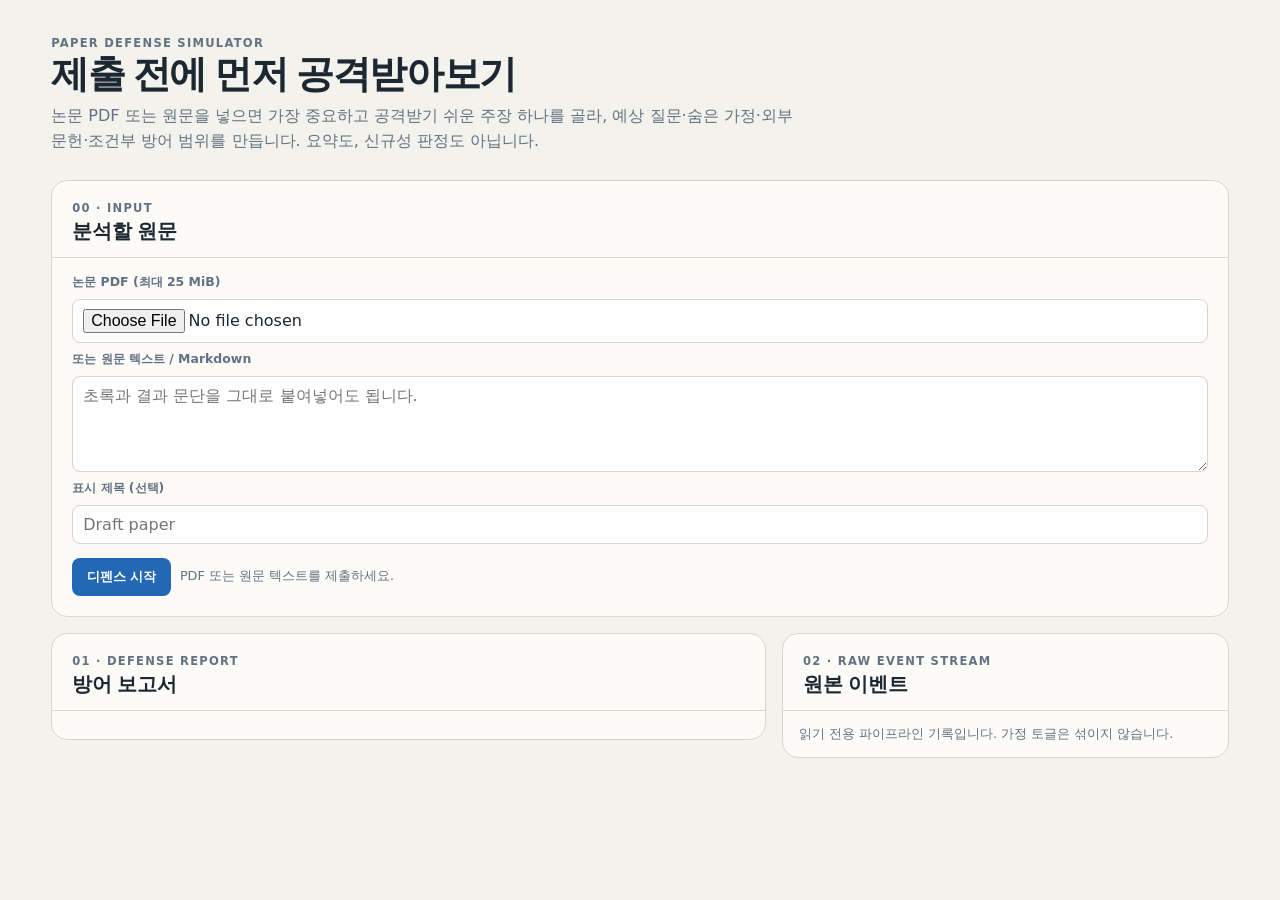
<file: frontend/index.html>
<!doctype html>
<html lang="ko">
  <head>
    <meta charset="utf-8" />
    <meta name="viewport" content="width=device-width, initial-scale=1" />
    <meta name="description" content="제출 전에 논문의 가장 공격받기 쉬운 주장 하나를 골라 방어 범위를 점검한다" />
    <title>Paper Defense Simulator</title>
    <link rel="stylesheet" href="styles.css" />
  </head>
  <body>
    <main class="playground" aria-labelledby="page-title">
      <header class="page-header">
        <p class="eyebrow">PAPER DEFENSE SIMULATOR</p>
        <h1 id="page-title">제출 전에 먼저 공격받아보기</h1>
        <p>
          논문 PDF 또는 원문을 넣으면 가장 중요하고 공격받기 쉬운 주장 하나를 골라,
          예상 질문·숨은 가정·외부 문헌·조건부 방어 범위를 만듭니다.
          요약도, 신규성 판정도 아닙니다.
        </p>
      </header>

      <section class="run-panel" aria-labelledby="run-heading">
        <div class="panel-heading">
          <p class="panel-kicker">00 · INPUT</p>
          <h2 id="run-heading">분석할 원문</h2>
        </div>
        <form id="run-form" class="run-form">
          <label for="pdf-input">논문 PDF (최대 25 MiB)</label>
          <input id="pdf-input" name="pdf" type="file" accept="application/pdf" />

          <label for="text-input">또는 원문 텍스트 / Markdown</label>
          <textarea id="text-input" name="source_text" rows="4"
            placeholder="초록과 결과 문단을 그대로 붙여넣어도 됩니다."></textarea>

          <label for="title-input">표시 제목 (선택)</label>
          <input id="title-input" name="source_title" type="text" placeholder="Draft paper" />

          <div class="run-actions">
            <button id="run-button" type="submit">디펜스 시작</button>
            <span id="run-status" role="status" aria-live="polite"></span>
          </div>
        </form>
      </section>

      <section class="workspace" aria-label="디펜스 작업 영역">
        <section class="panel report-panel" aria-labelledby="report-heading">
          <div class="panel-heading">
            <p class="panel-kicker">01 · DEFENSE REPORT</p>
            <h2 id="report-heading">방어 보고서</h2>
          </div>
          <div id="report" class="report"></div>
        </section>

        <section class="panel events-panel" aria-labelledby="events-heading">
          <div class="panel-heading">
            <p class="panel-kicker">02 · RAW EVENT STREAM</p>
            <h2 id="events-heading">원본 이벤트</h2>
          </div>
          <p class="stream-note">읽기 전용 파이프라인 기록입니다. 가정 토글은 섞이지 않습니다.</p>
          <ol id="event-stream" class="event-stream" aria-label="시간순 raw 이벤트"></ol>
          <div id="audit" class="audit-slot"></div>
        </section>
      </section>
    </main>

    <script src="report.js"></script>
    <script src="app.js"></script>
  </body>
</html>
</file>
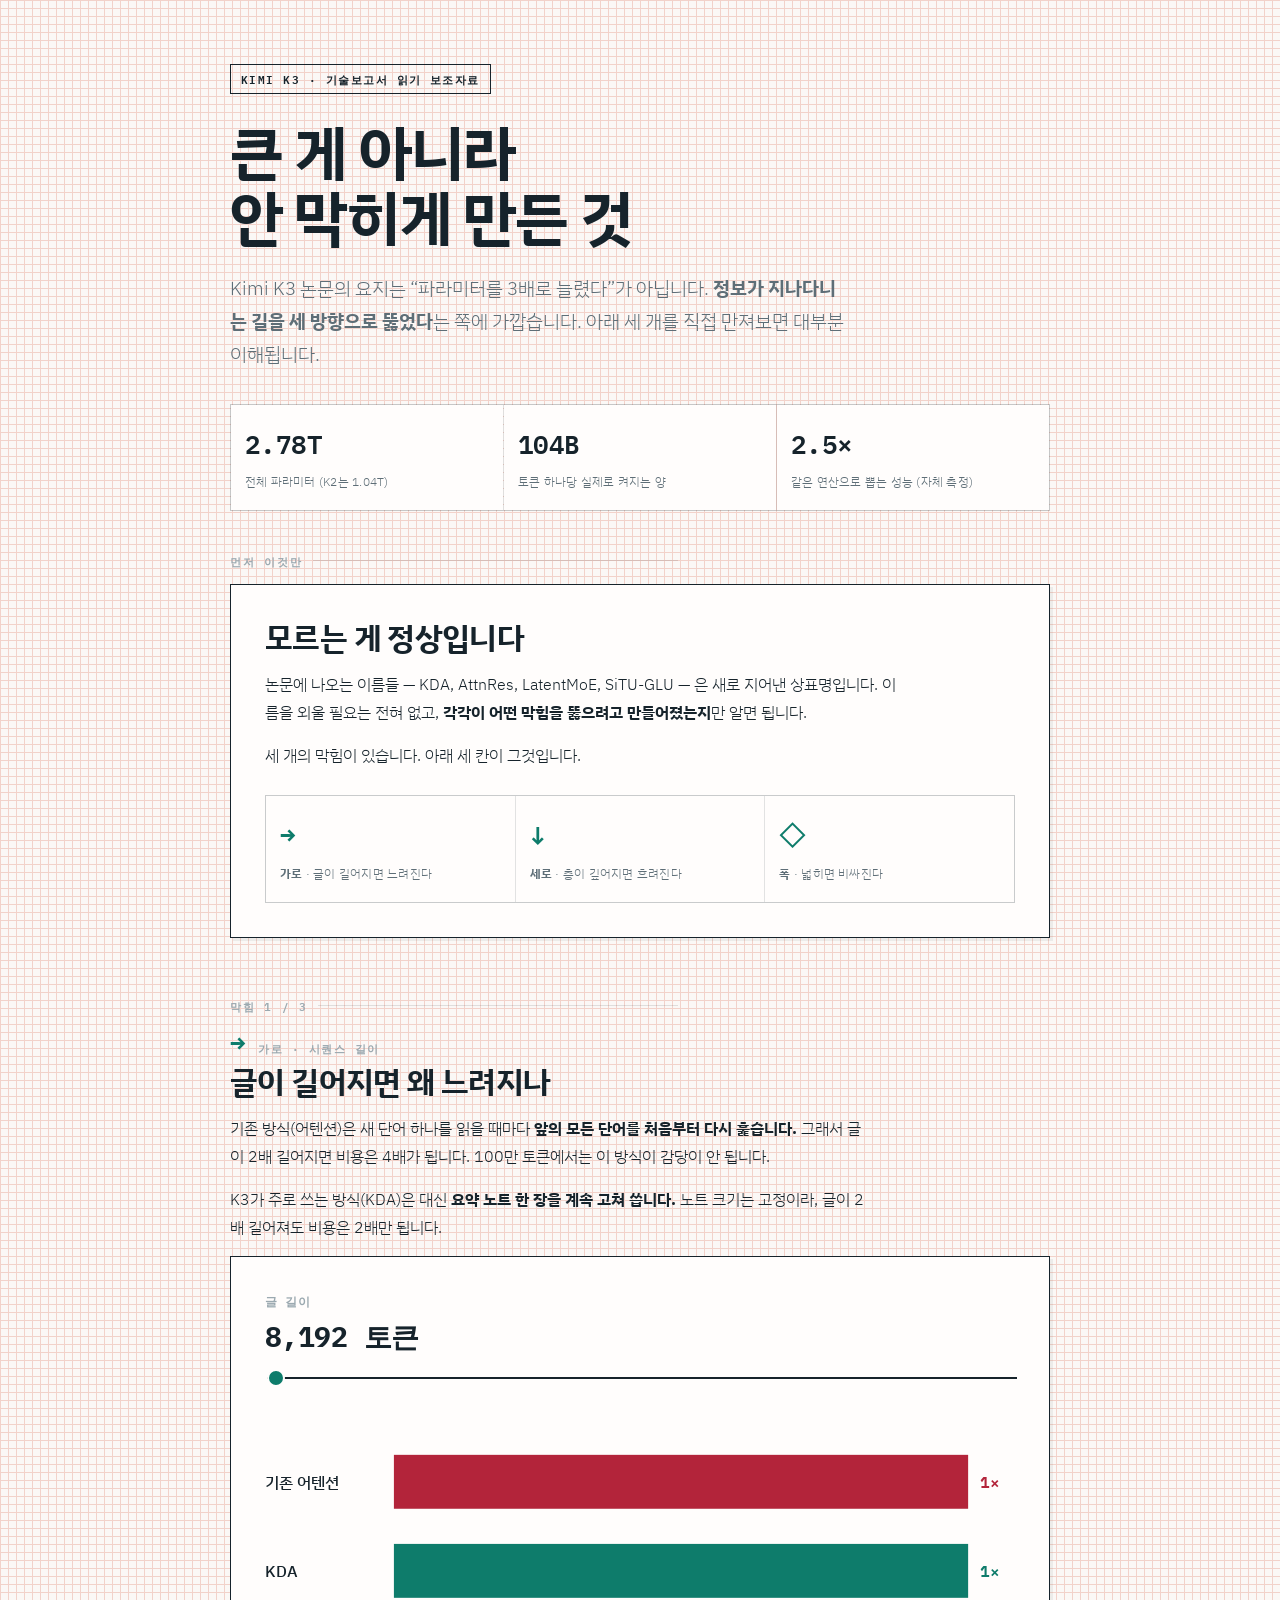
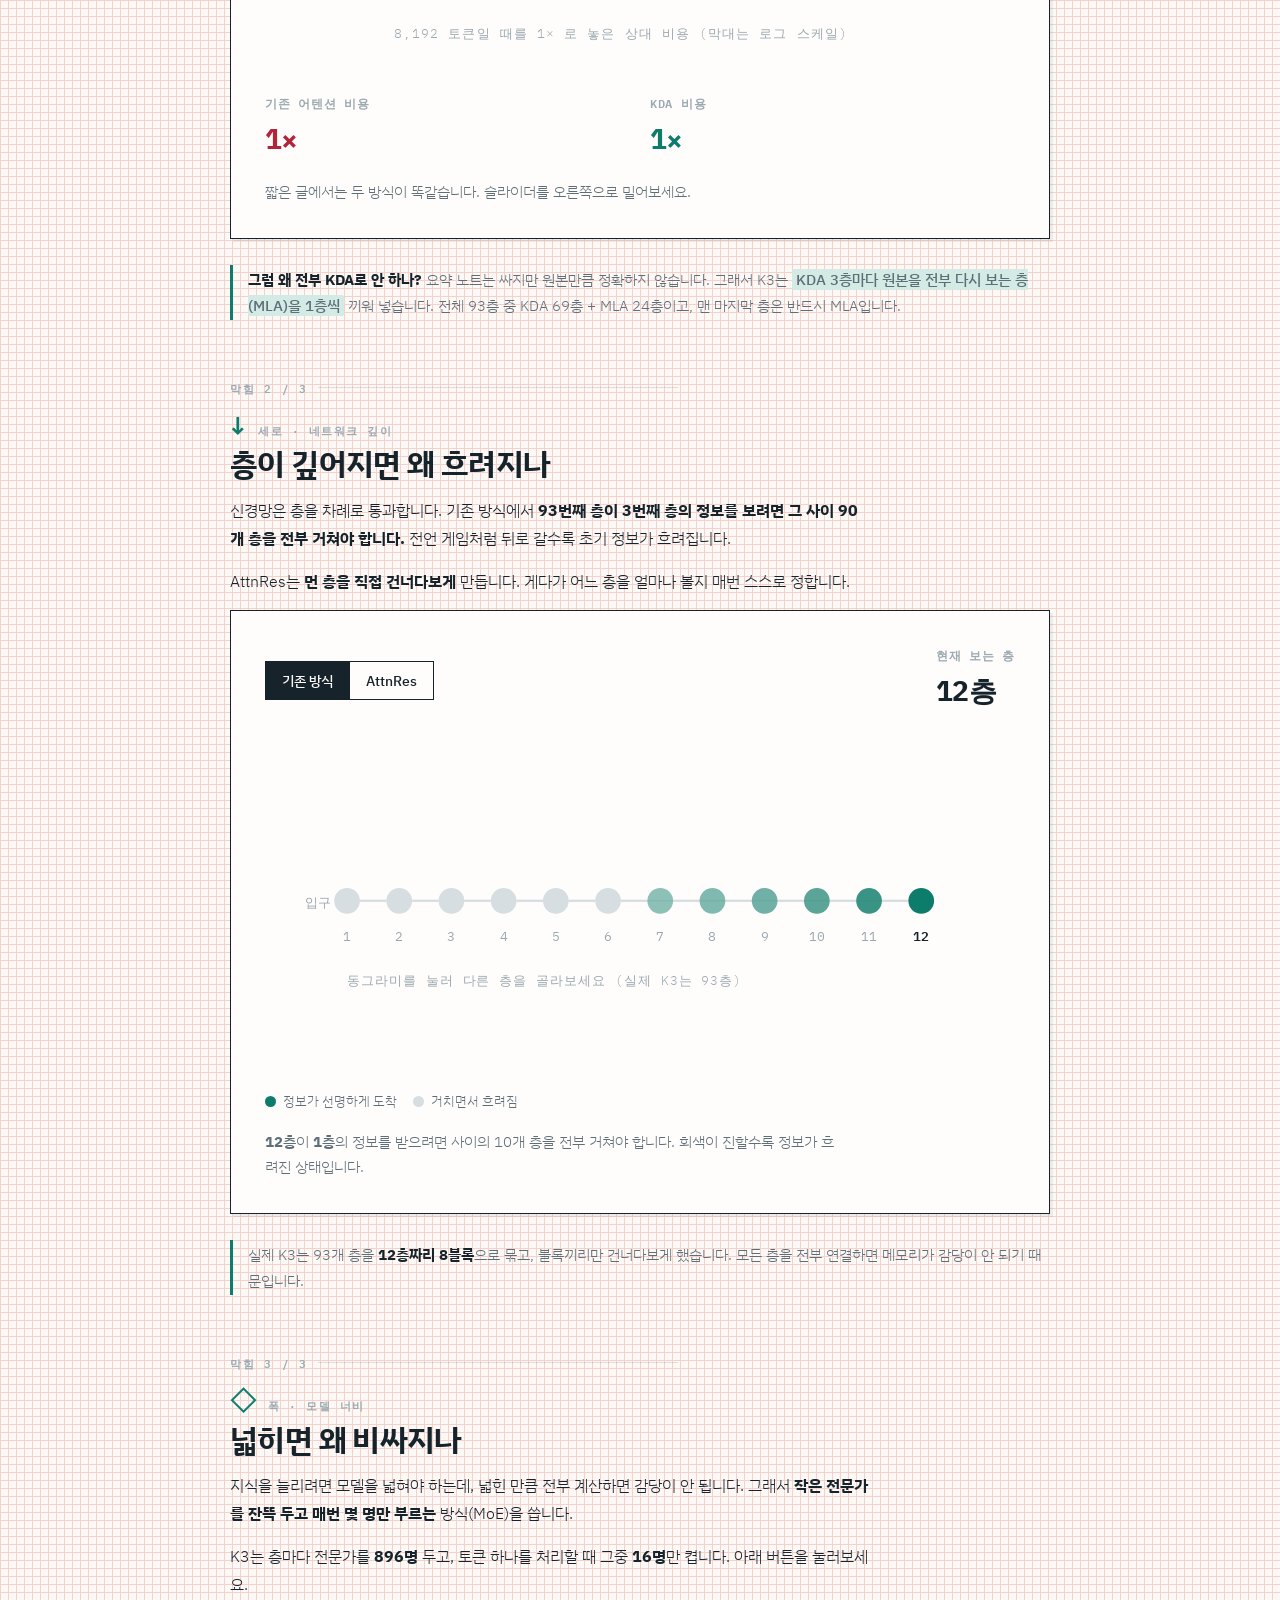
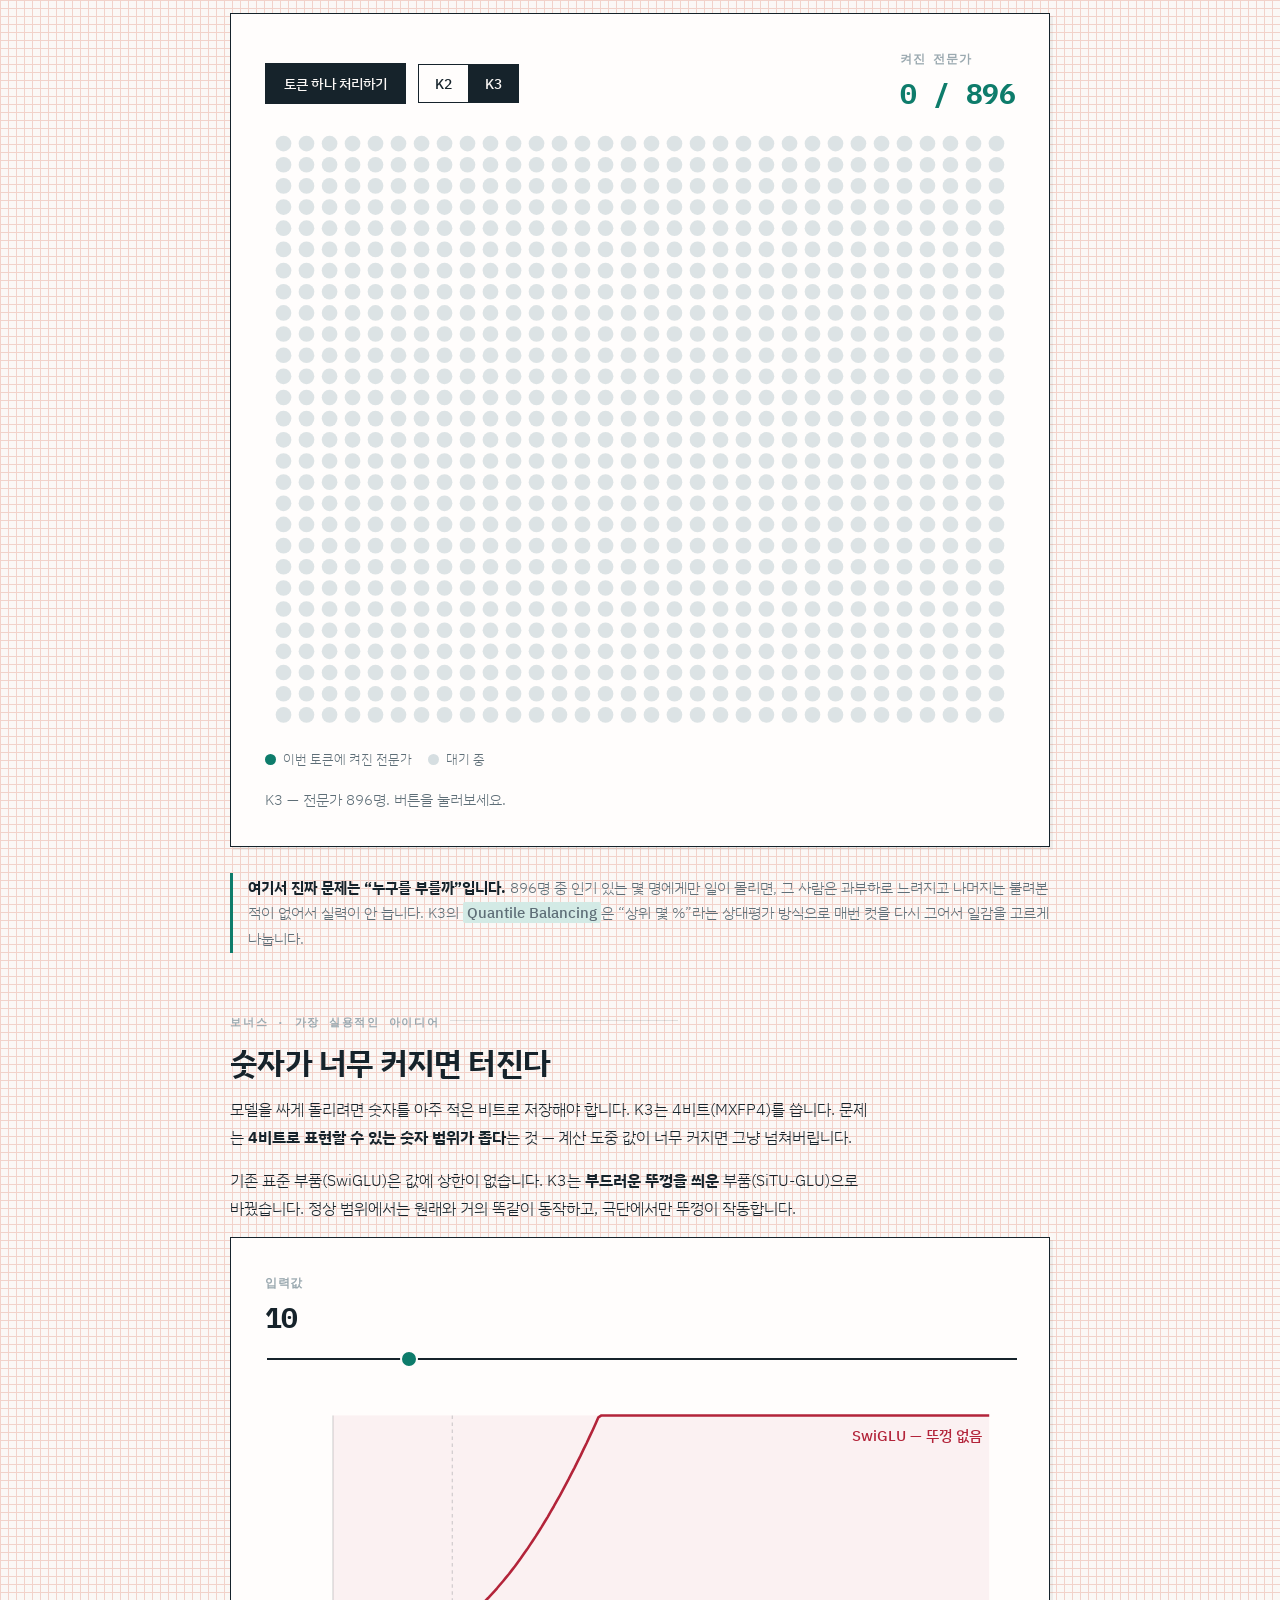
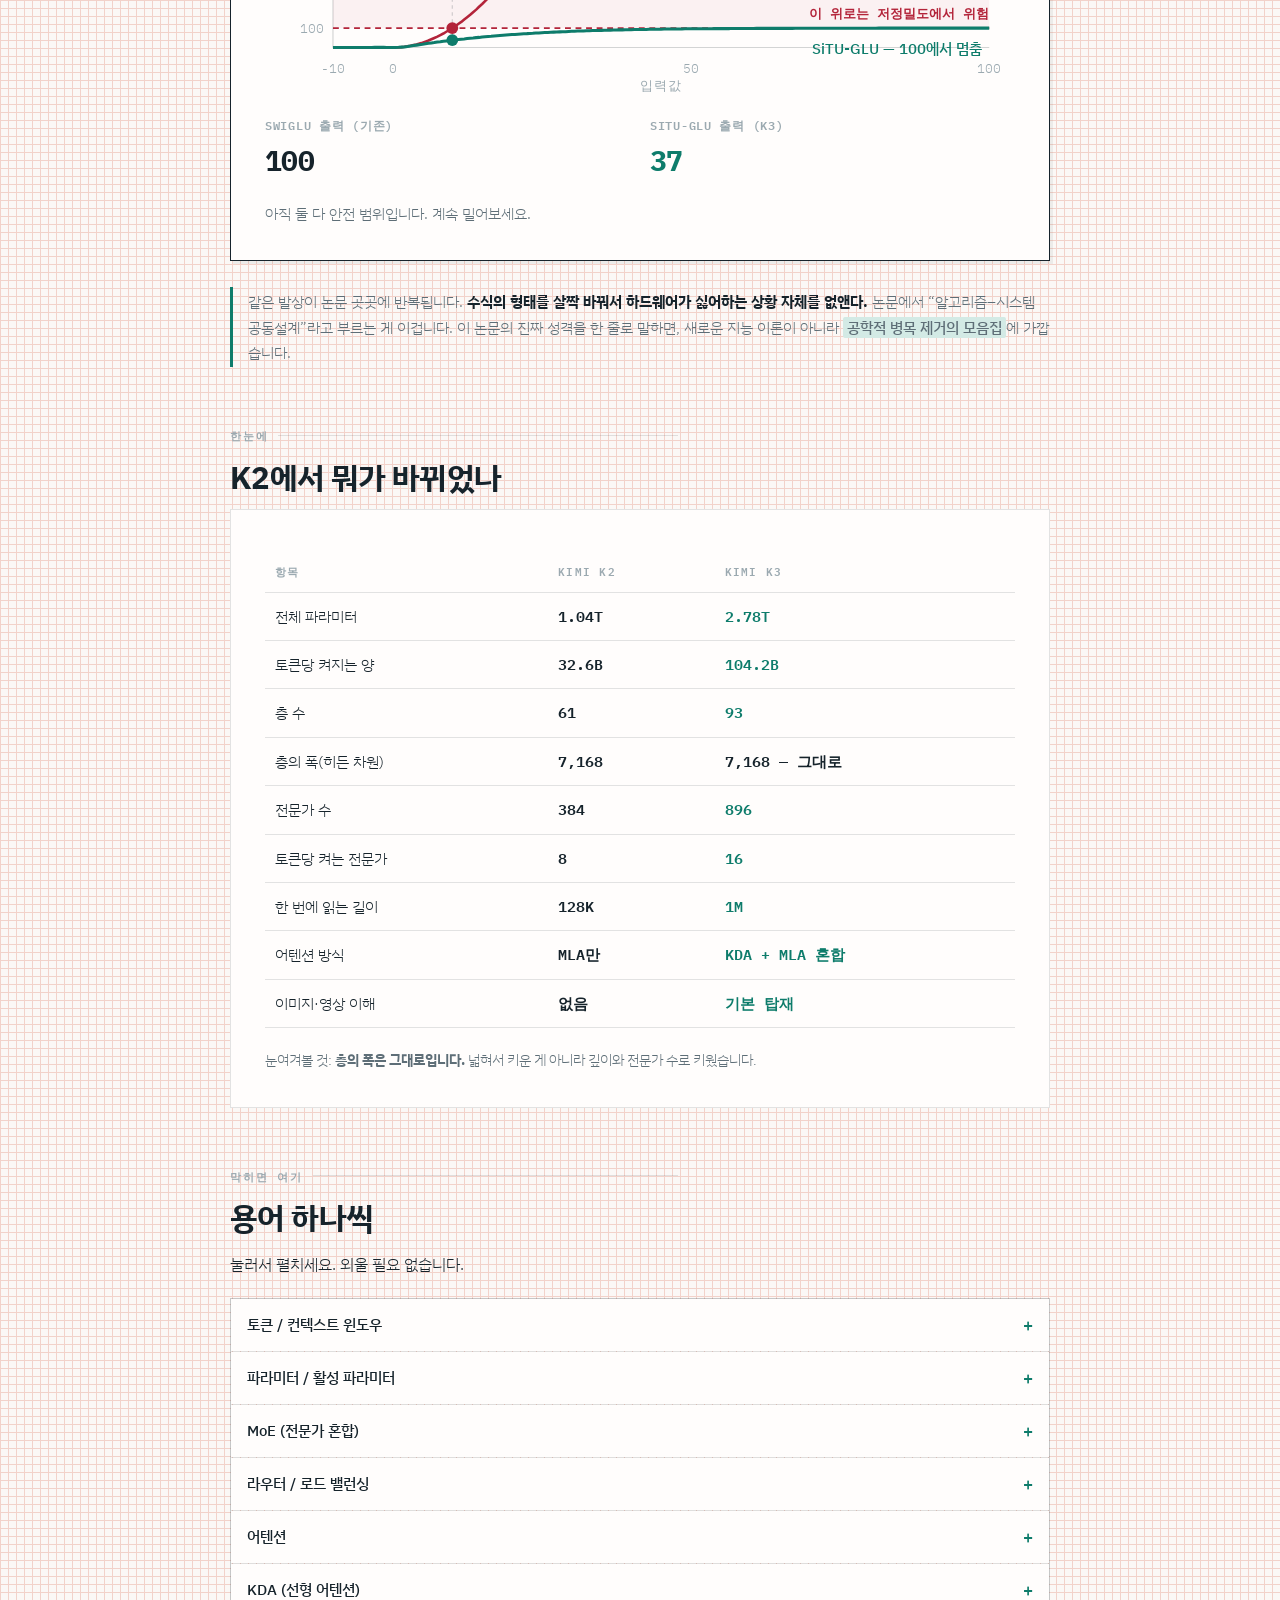
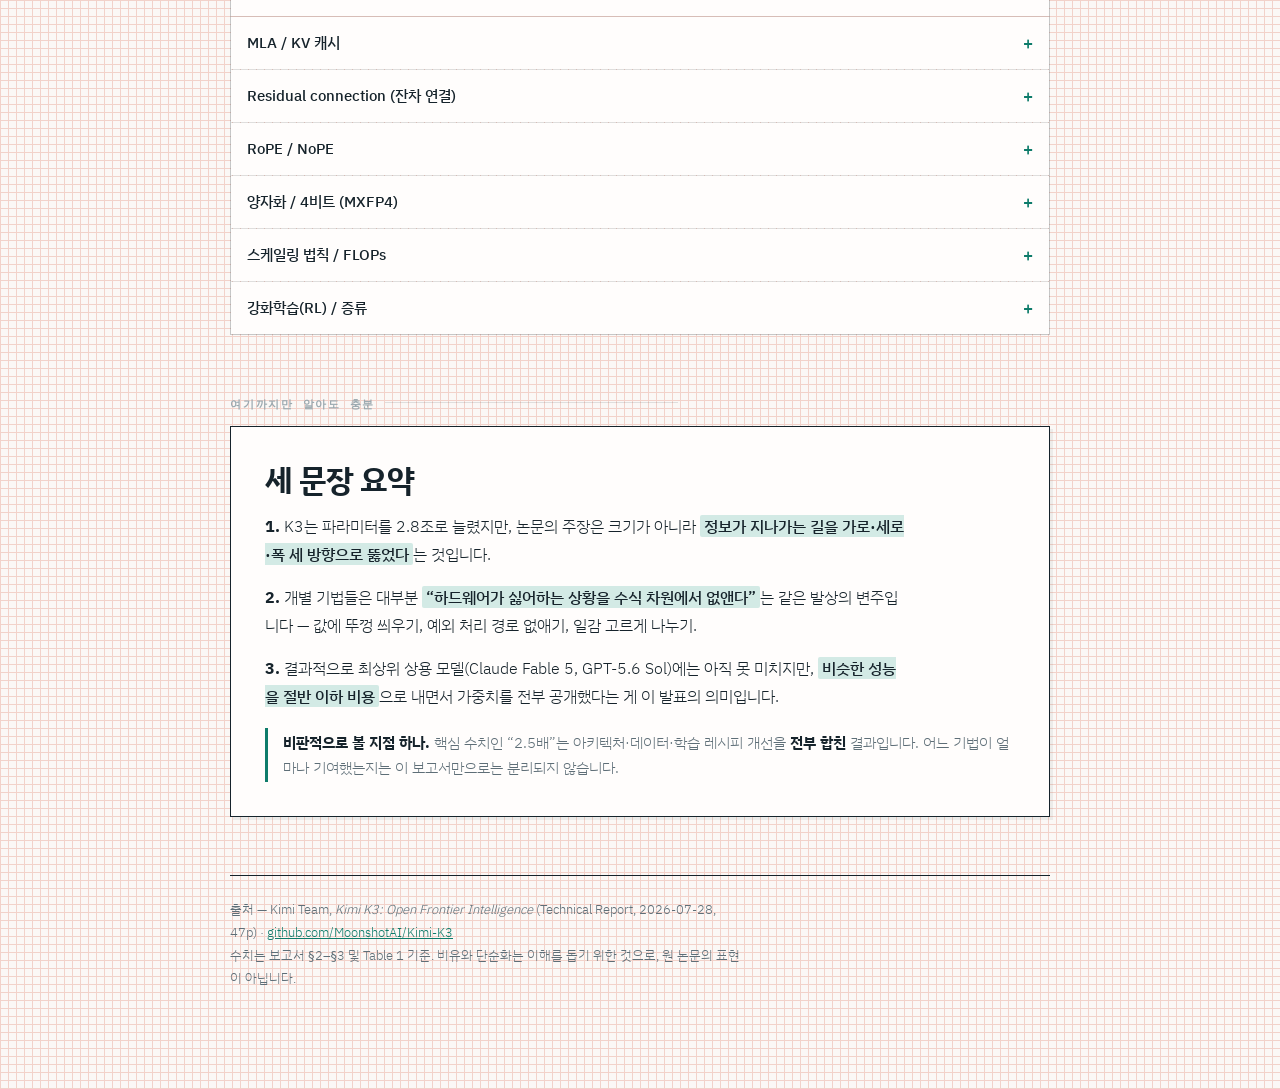
<file: example/kimi-k3-explainer.html>
<!DOCTYPE html>
<html lang="ko">
<head>
<meta charset="utf-8">
<meta name="viewport" content="width=device-width, initial-scale=1">
<title>Kimi K3 — 만져보는 설명서</title>
<link rel="preconnect" href="https://fonts.googleapis.com">
<link rel="preconnect" href="https://fonts.gstatic.com" crossorigin>
<link href="https://fonts.googleapis.com/css2?family=IBM+Plex+Mono:wght@400;600&family=IBM+Plex+Sans+KR:wght@300;500;700&display=swap" rel="stylesheet">
<style>
:root{
  --paper:#FBF8F6;
  --card:#FFFDFC;
  --grid:#F2D2CA;
  --grid-major:#E5A899;
  --ink:#16232B;
  --ink-soft:#5E6E77;
  --ink-faint:#9BA9B0;
  --signal:#0E7C6B;
  --signal-soft:#D3EAE5;
  --alert:#B3243A;
  --alert-soft:#F6DDE1;
  --dim:#D6DEE1;
  --rule:#1623281f;
}
*{box-sizing:border-box}
html{-webkit-text-size-adjust:100%}
body{
  margin:0;
  background-color:var(--paper);
  background-image:
    linear-gradient(var(--grid) 1px, transparent 1px),
    linear-gradient(90deg, var(--grid) 1px, transparent 1px),
    linear-gradient(var(--grid-major) 1px, transparent 1px),
    linear-gradient(90deg, var(--grid-major) 1px, transparent 1px);
  background-size: 8px 8px, 8px 8px, 40px 40px, 40px 40px;
  color:var(--ink);
  font-family:'IBM Plex Sans KR',system-ui,sans-serif;
  font-weight:300;
  line-height:1.75;
  font-size:16px;
}
.wrap{max-width:860px;margin:0 auto;padding:0 20px 100px}

/* ---------- type ---------- */
.eyebrow{
  font-family:'IBM Plex Mono',monospace;
  font-size:11px;font-weight:600;letter-spacing:.16em;
  text-transform:uppercase;color:var(--ink-faint);
  display:flex;align-items:center;gap:10px;margin:0 0 14px;
}
.eyebrow::after{content:"";flex:1;height:1px;background:var(--rule)}
h1{
  font-size:clamp(34px,7.4vw,60px);font-weight:700;line-height:1.08;
  letter-spacing:-.03em;margin:0 0 22px;
}
h2{font-size:clamp(23px,4.4vw,31px);font-weight:700;letter-spacing:-.02em;line-height:1.25;margin:0 0 12px}
h3{font-size:17px;font-weight:700;margin:0 0 8px;letter-spacing:-.01em}
p{margin:0 0 15px;max-width:64ch}
strong{font-weight:700}
.lede{font-size:clamp(17px,2.4vw,19px);color:var(--ink-soft);max-width:56ch}
.mono{font-family:'IBM Plex Mono',monospace}
.hl{background:var(--signal-soft);padding:0 4px;border-radius:2px;font-weight:500}

/* ---------- card ---------- */
.card{
  background:var(--card);
  border:1px solid var(--ink);
  padding:clamp(20px,4vw,34px);
  margin:0 0 26px;
  box-shadow:3px 3px 0 #16232810;
}
.card--quiet{border-color:var(--rule);box-shadow:none}
section{margin:0 0 58px;scroll-margin-top:20px}

/* ---------- header ---------- */
header{padding:64px 0 40px}
.stamp{
  display:inline-block;font-family:'IBM Plex Mono',monospace;font-size:10.5px;
  font-weight:600;letter-spacing:.14em;text-transform:uppercase;
  border:1px solid var(--ink);padding:5px 10px;margin-bottom:26px;
}
.trio{display:grid;grid-template-columns:repeat(3,1fr);gap:1px;background:var(--rule);border:1px solid var(--rule);margin-top:32px}
.trio div{background:var(--card);padding:16px 14px}
.trio .k{font-family:'IBM Plex Mono',monospace;font-size:clamp(19px,3.4vw,26px);font-weight:600;letter-spacing:-.02em;display:block}
.trio .v{font-size:12px;color:var(--ink-soft);letter-spacing:.02em}

/* ---------- axis marker ---------- */
.axis{display:flex;align-items:baseline;gap:12px;margin-bottom:6px}
.axis .glyph{
  font-family:'IBM Plex Mono',monospace;font-size:26px;font-weight:600;
  color:var(--signal);line-height:1;
}
.axis .tag{
  font-family:'IBM Plex Mono',monospace;font-size:11px;font-weight:600;
  letter-spacing:.14em;text-transform:uppercase;color:var(--ink-faint);
}

/* ---------- controls ---------- */
button{font-family:inherit;font-size:14px;font-weight:500;cursor:pointer}
.btn{
  background:var(--ink);color:var(--paper);border:1px solid var(--ink);
  padding:10px 18px;letter-spacing:.01em;transition:background .15s,color .15s;
}
.btn:hover{background:var(--signal);border-color:var(--signal)}
.btn--ghost{background:transparent;color:var(--ink)}
.btn--ghost:hover{background:var(--ink);color:var(--paper);border-color:var(--ink)}
.seg{display:inline-flex;border:1px solid var(--ink)}
.seg button{background:transparent;color:var(--ink);border:0;padding:9px 16px;transition:background .15s,color .15s}
.seg button+button{border-left:1px solid var(--ink)}
.seg button[aria-pressed="true"]{background:var(--ink);color:var(--paper)}
:focus-visible{outline:2px solid var(--signal);outline-offset:2px}
input[type=range]{
  -webkit-appearance:none;appearance:none;width:100%;height:22px;background:transparent;cursor:pointer;
}
input[type=range]::-webkit-slider-runnable-track{height:2px;background:var(--ink)}
input[type=range]::-moz-range-track{height:2px;background:var(--ink)}
input[type=range]::-webkit-slider-thumb{
  -webkit-appearance:none;width:18px;height:18px;background:var(--signal);
  border:2px solid var(--card);border-radius:50%;margin-top:-8px;
}
input[type=range]::-moz-range-thumb{
  width:18px;height:18px;background:var(--signal);border:2px solid var(--card);border-radius:50%;
}
.ctl-row{display:flex;flex-wrap:wrap;gap:12px;align-items:center;margin:18px 0 4px}

/* ---------- readout ---------- */
.readout{
  font-family:'IBM Plex Mono',monospace;font-size:12px;font-weight:600;
  letter-spacing:.06em;text-transform:uppercase;color:var(--ink-faint);
}
.readout b{display:block;font-size:clamp(21px,3.6vw,28px);color:var(--ink);letter-spacing:-.02em;text-transform:none}
.readout b.sig{color:var(--signal)}
.readout b.alert{color:var(--alert)}

/* ---------- expert grid ---------- */
.gridwrap{overflow-x:auto;padding:4px 0 2px;-webkit-overflow-scrolling:touch}
#expertGrid{display:block;width:100%;min-width:300px;height:auto}
.legend{display:flex;flex-wrap:wrap;gap:16px;margin-top:14px;font-size:12.5px;color:var(--ink-soft)}
.legend span{display:flex;align-items:center;gap:7px}
.swatch{width:11px;height:11px;border-radius:50%;display:inline-block}

/* ---------- misc layout ---------- */
.two{display:grid;grid-template-columns:1fr 1fr;gap:20px}
.note{
  border-left:3px solid var(--signal);padding:2px 0 2px 15px;margin:18px 0;
  font-size:14.5px;color:var(--ink-soft);
}
.note strong{color:var(--ink)}
.skip{
  display:inline-block;font-family:'IBM Plex Mono',monospace;font-size:10px;font-weight:600;
  letter-spacing:.13em;text-transform:uppercase;color:var(--ink-faint);
  border:1px dashed var(--ink-faint);padding:3px 8px;margin-bottom:12px;
}

/* ---------- table ---------- */
table{width:100%;border-collapse:collapse;font-size:14.5px;margin-top:6px}
th,td{text-align:left;padding:11px 10px;border-bottom:1px solid var(--rule)}
th{font-family:'IBM Plex Mono',monospace;font-size:11px;font-weight:600;letter-spacing:.11em;text-transform:uppercase;color:var(--ink-faint)}
td.num{font-family:'IBM Plex Mono',monospace;font-weight:600;white-space:nowrap}
td.new{color:var(--signal)}

/* ---------- glossary ---------- */
.terms{display:grid;gap:1px;background:var(--rule);border:1px solid var(--rule)}
.term{background:var(--card)}
.term button{
  width:100%;text-align:left;background:transparent;border:0;padding:15px 16px;
  display:flex;justify-content:space-between;align-items:center;gap:14px;font-weight:500;font-size:15px;color:var(--ink);
}
.term button:hover{background:var(--signal-soft)}
.term .plus{font-family:'IBM Plex Mono',monospace;color:var(--signal);font-size:17px;flex:none}
.term .body{display:none;padding:0 16px 18px;font-size:14.5px;color:var(--ink-soft)}
.term.open .body{display:block}
.term .body p{margin:0 0 10px}
.term .body .an{
  border-left:3px solid var(--grid-major);padding-left:13px;margin-top:12px;color:var(--ink);
}
.term .body .an em{font-style:normal;font-family:'IBM Plex Mono',monospace;font-size:10.5px;
  font-weight:600;letter-spacing:.13em;text-transform:uppercase;color:var(--grid-major);display:block;margin-bottom:3px}

footer{border-top:1px solid var(--ink);padding-top:22px;font-size:13px;color:var(--ink-soft)}
footer a{color:var(--signal)}

@media (max-width:620px){
  .two{grid-template-columns:1fr}
  .trio{grid-template-columns:1fr;}
  .card{padding:18px}
}
@media (prefers-reduced-motion:reduce){
  *{transition:none!important;animation:none!important}
}
</style>
</head>
<body>
<div class="wrap">

<header>
  <div class="stamp">Kimi K3 · 기술보고서 읽기 보조자료</div>
  <h1>큰 게 아니라<br>안 막히게 만든 것</h1>
  <p class="lede">Kimi K3 논문의 요지는 “파라미터를 3배로 늘렸다”가 아닙니다. <strong>정보가 지나다니는 길을 세 방향으로 뚫었다</strong>는 쪽에 가깝습니다. 아래 세 개를 직접 만져보면 대부분 이해됩니다.</p>

  <div class="trio">
    <div><span class="k">2.78T</span><span class="v">전체 파라미터 (K2는 1.04T)</span></div>
    <div><span class="k">104B</span><span class="v">토큰 하나당 실제로 켜지는 양</span></div>
    <div><span class="k">2.5×</span><span class="v">같은 연산으로 뽑는 성능 (자체 측정)</span></div>
  </div>
</header>

<!-- ============ 0. 프레임 ============ -->
<section>
  <p class="eyebrow">먼저 이것만</p>
  <div class="card">
    <h2>모르는 게 정상입니다</h2>
    <p>논문에 나오는 이름들 — KDA, AttnRes, LatentMoE, SiTU-GLU — 은 새로 지어낸 상표명입니다. 이름을 외울 필요는 전혀 없고, <strong>각각이 어떤 막힘을 뚫으려고 만들어졌는지</strong>만 알면 됩니다.</p>
    <p>세 개의 막힘이 있습니다. 아래 세 칸이 그것입니다.</p>
    <div class="trio" style="margin-top:26px">
      <div><span class="k" style="color:var(--signal)">→</span><span class="v"><b>가로</b> · 글이 길어지면 느려진다</span></div>
      <div><span class="k" style="color:var(--signal)">↓</span><span class="v"><b>세로</b> · 층이 깊어지면 흐려진다</span></div>
      <div><span class="k" style="color:var(--signal)">◇</span><span class="v"><b>폭</b> · 넓히면 비싸진다</span></div>
    </div>
  </div>
</section>

<!-- ============ 1. 가로 ============ -->
<section>
  <p class="eyebrow">막힘 1 / 3</p>
  <div class="axis"><span class="glyph">→</span><span class="tag">가로 · 시퀀스 길이</span></div>
  <h2>글이 길어지면 왜 느려지나</h2>
  <p>기존 방식(어텐션)은 새 단어 하나를 읽을 때마다 <strong>앞의 모든 단어를 처음부터 다시 훑습니다.</strong> 그래서 글이 2배 길어지면 비용은 4배가 됩니다. 100만 토큰에서는 이 방식이 감당이 안 됩니다.</p>
  <p>K3가 주로 쓰는 방식(KDA)은 대신 <strong>요약 노트 한 장을 계속 고쳐 씁니다.</strong> 노트 크기는 고정이라, 글이 2배 길어져도 비용은 2배만 됩니다.</p>

  <div class="card">
    <div class="ctl-row" style="margin-top:0">
      <label for="lenSlider" class="readout" style="flex:1;min-width:200px">
        글 길이 <b id="lenOut" class="mono">8,192 토큰</b>
      </label>
    </div>
    <input type="range" id="lenSlider" min="0" max="7" step="1" value="0" aria-label="글 길이 조절">

    <svg id="costChart" viewBox="0 0 640 220" role="img" aria-label="어텐션 방식별 계산 비용 비교" style="width:100%;height:auto;margin-top:18px;display:block"></svg>

    <div class="two" style="margin-top:20px">
      <div class="readout">기존 어텐션 비용<b id="fullCost" class="alert">1×</b></div>
      <div class="readout">KDA 비용<b id="kdaCost" class="sig">1×</b></div>
    </div>
    <p id="costMsg" style="margin:16px 0 0;font-size:14.5px;color:var(--ink-soft)"></p>
  </div>

  <div class="note">
    <strong>그럼 왜 전부 KDA로 안 하나?</strong> 요약 노트는 싸지만 원본만큼 정확하지 않습니다. 그래서 K3는 <span class="hl">KDA 3층마다 원본을 전부 다시 보는 층(MLA)을 1층씩</span> 끼워 넣습니다. 전체 93층 중 KDA 69층 + MLA 24층이고, 맨 마지막 층은 반드시 MLA입니다.
  </div>
</section>

<!-- ============ 2. 세로 ============ -->
<section>
  <p class="eyebrow">막힘 2 / 3</p>
  <div class="axis"><span class="glyph">↓</span><span class="tag">세로 · 네트워크 깊이</span></div>
  <h2>층이 깊어지면 왜 흐려지나</h2>
  <p>신경망은 층을 차례로 통과합니다. 기존 방식에서 <strong>93번째 층이 3번째 층의 정보를 보려면 그 사이 90개 층을 전부 거쳐야 합니다.</strong> 전언 게임처럼 뒤로 갈수록 초기 정보가 흐려집니다.</p>
  <p>AttnRes는 <strong>먼 층을 직접 건너다보게</strong> 만듭니다. 게다가 어느 층을 얼마나 볼지 매번 스스로 정합니다.</p>

  <div class="card">
    <div class="ctl-row" style="margin-top:0">
      <div class="seg" role="group" aria-label="연결 방식 선택">
        <button id="modeOld" aria-pressed="true">기존 방식</button>
        <button id="modeNew" aria-pressed="false">AttnRes</button>
      </div>
      <span class="readout" style="margin-left:auto">현재 보는 층 <b id="layerOut" class="mono">12층</b></span>
    </div>

    <svg id="layerViz" viewBox="0 0 640 300" role="img" aria-label="층 사이 정보 전달 방식 비교" style="width:100%;height:auto;margin-top:10px;display:block"></svg>

    <div class="legend">
      <span><i class="swatch" style="background:var(--signal)"></i>정보가 선명하게 도착</span>
      <span><i class="swatch" style="background:var(--dim)"></i>거치면서 흐려짐</span>
    </div>
    <p id="layerMsg" style="margin:16px 0 0;font-size:14.5px;color:var(--ink-soft)"></p>
  </div>

  <div class="note">
    실제 K3는 93개 층을 <strong>12층짜리 8블록</strong>으로 묶고, 블록끼리만 건너다보게 했습니다. 모든 층을 전부 연결하면 메모리가 감당이 안 되기 때문입니다.
  </div>
</section>

<!-- ============ 3. 폭 ============ -->
<section>
  <p class="eyebrow">막힘 3 / 3</p>
  <div class="axis"><span class="glyph">◇</span><span class="tag">폭 · 모델 너비</span></div>
  <h2>넓히면 왜 비싸지나</h2>
  <p>지식을 늘리려면 모델을 넓혀야 하는데, 넓힌 만큼 전부 계산하면 감당이 안 됩니다. 그래서 <strong>작은 전문가를 잔뜩 두고 매번 몇 명만 부르는</strong> 방식(MoE)을 씁니다.</p>
  <p>K3는 층마다 전문가를 <strong>896명</strong> 두고, 토큰 하나를 처리할 때 그중 <strong>16명</strong>만 켭니다. 아래 버튼을 눌러보세요.</p>

  <div class="card">
    <div class="ctl-row" style="margin-top:0">
      <button class="btn" id="fireBtn">토큰 하나 처리하기</button>
      <div class="seg" role="group" aria-label="모델 선택">
        <button id="mK2" aria-pressed="false">K2</button>
        <button id="mK3" aria-pressed="true">K3</button>
      </div>
      <span class="readout" style="margin-left:auto">켜진 전문가 <b id="expOut" class="sig mono">0 / 896</b></span>
    </div>

    <div class="gridwrap">
      <svg id="expertGrid" viewBox="0 0 640 300" role="img" aria-label="전체 전문가 중 활성화된 전문가 시각화"></svg>
    </div>

    <div class="legend">
      <span><i class="swatch" style="background:var(--signal)"></i>이번 토큰에 켜진 전문가</span>
      <span><i class="swatch" style="background:var(--dim)"></i>대기 중</span>
    </div>
    <p id="expMsg" style="margin:16px 0 0;font-size:14.5px;color:var(--ink-soft)">버튼을 눌러 몇 명이나 켜지는지 보세요.</p>
  </div>

  <div class="note">
    <strong>여기서 진짜 문제는 “누구를 부를까”입니다.</strong> 896명 중 인기 있는 몇 명에게만 일이 몰리면, 그 사람은 과부하로 느려지고 나머지는 불려본 적이 없어서 실력이 안 늡니다. K3의 <span class="hl">Quantile Balancing</span>은 “상위 몇 %”라는 상대평가 방식으로 매번 컷을 다시 그어서 일감을 고르게 나눕니다.
  </div>
</section>

<!-- ============ 4. 정밀도 ============ -->
<section>
  <p class="eyebrow">보너스 · 가장 실용적인 아이디어</p>
  <h2>숫자가 너무 커지면 터진다</h2>
  <p>모델을 싸게 돌리려면 숫자를 아주 적은 비트로 저장해야 합니다. K3는 4비트(MXFP4)를 씁니다. 문제는 <strong>4비트로 표현할 수 있는 숫자 범위가 좁다</strong>는 것 — 계산 도중 값이 너무 커지면 그냥 넘쳐버립니다.</p>
  <p>기존 표준 부품(SwiGLU)은 값에 상한이 없습니다. K3는 <strong>부드러운 뚜껑을 씌운</strong> 부품(SiTU-GLU)으로 바꿨습니다. 정상 범위에서는 원래와 거의 똑같이 동작하고, 극단에서만 뚜껑이 작동합니다.</p>

  <div class="card">
    <div class="ctl-row" style="margin-top:0">
      <label for="xSlider" class="readout" style="flex:1;min-width:180px">
        입력값 <b id="xOut" class="mono">10</b>
      </label>
    </div>
    <input type="range" id="xSlider" min="-10" max="100" step="1" value="10" aria-label="입력값 조절">

    <svg id="actChart" viewBox="0 0 640 260" role="img" aria-label="SwiGLU와 SiTU-GLU의 출력 비교" style="width:100%;height:auto;margin-top:14px;display:block"></svg>

    <div class="two" style="margin-top:18px">
      <div class="readout">SwiGLU 출력 (기존)<b id="swOut" class="mono">—</b></div>
      <div class="readout">SiTU-GLU 출력 (K3)<b id="siOut" class="mono sig">—</b></div>
    </div>
    <p id="actMsg" style="margin:16px 0 0;font-size:14.5px;color:var(--ink-soft)"></p>
  </div>

  <div class="note">
    같은 발상이 논문 곳곳에 반복됩니다. <strong>수식의 형태를 살짝 바꿔서 하드웨어가 싫어하는 상황 자체를 없앤다.</strong> 논문에서 “알고리즘–시스템 공동설계”라고 부르는 게 이겁니다. 이 논문의 진짜 성격을 한 줄로 말하면, 새로운 지능 이론이 아니라 <span class="hl">공학적 병목 제거의 모음집</span>에 가깝습니다.
  </div>
</section>

<!-- ============ 5. 비교표 ============ -->
<section>
  <p class="eyebrow">한눈에</p>
  <h2>K2에서 뭐가 바뀌었나</h2>
  <div class="card card--quiet">
    <table>
      <thead><tr><th>항목</th><th>Kimi K2</th><th>Kimi K3</th></tr></thead>
      <tbody>
        <tr><td>전체 파라미터</td><td class="num">1.04T</td><td class="num new">2.78T</td></tr>
        <tr><td>토큰당 켜지는 양</td><td class="num">32.6B</td><td class="num new">104.2B</td></tr>
        <tr><td>층 수</td><td class="num">61</td><td class="num new">93</td></tr>
        <tr><td>층의 폭(히든 차원)</td><td class="num">7,168</td><td class="num">7,168 — 그대로</td></tr>
        <tr><td>전문가 수</td><td class="num">384</td><td class="num new">896</td></tr>
        <tr><td>토큰당 켜는 전문가</td><td class="num">8</td><td class="num new">16</td></tr>
        <tr><td>한 번에 읽는 길이</td><td class="num">128K</td><td class="num new">1M</td></tr>
        <tr><td>어텐션 방식</td><td class="num">MLA만</td><td class="num new">KDA + MLA 혼합</td></tr>
        <tr><td>이미지·영상 이해</td><td class="num">없음</td><td class="num new">기본 탑재</td></tr>
      </tbody>
    </table>
    <p style="margin:20px 0 0;font-size:14px;color:var(--ink-soft)">눈여겨볼 것: <strong>층의 폭은 그대로입니다.</strong> 넓혀서 키운 게 아니라 깊이와 전문가 수로 키웠습니다.</p>
  </div>
</section>

<!-- ============ 6. 용어 ============ -->
<section>
  <p class="eyebrow">막히면 여기</p>
  <h2>용어 하나씩</h2>
  <p style="margin-bottom:20px">눌러서 펼치세요. 외울 필요 없습니다.</p>
  <div class="terms" id="terms"></div>
</section>

<!-- ============ 7. 요약 ============ -->
<section>
  <p class="eyebrow">여기까지만 알아도 충분</p>
  <div class="card">
    <h2>세 문장 요약</h2>
    <p><strong>1.</strong> K3는 파라미터를 2.8조로 늘렸지만, 논문의 주장은 크기가 아니라 <span class="hl">정보가 지나가는 길을 가로·세로·폭 세 방향으로 뚫었다</span>는 것입니다.</p>
    <p><strong>2.</strong> 개별 기법들은 대부분 <span class="hl">“하드웨어가 싫어하는 상황을 수식 차원에서 없앤다”</span>는 같은 발상의 변주입니다 — 값에 뚜껑 씌우기, 예외 처리 경로 없애기, 일감 고르게 나누기.</p>
    <p><strong>3.</strong> 결과적으로 최상위 상용 모델(Claude Fable 5, GPT-5.6 Sol)에는 아직 못 미치지만, <span class="hl">비슷한 성능을 절반 이하 비용</span>으로 내면서 가중치를 전부 공개했다는 게 이 발표의 의미입니다.</p>
    <div class="note" style="margin-bottom:0">
      <strong>비판적으로 볼 지점 하나.</strong> 핵심 수치인 “2.5배”는 아키텍처·데이터·학습 레시피 개선을 <strong>전부 합친</strong> 결과입니다. 어느 기법이 얼마나 기여했는지는 이 보고서만으로는 분리되지 않습니다.
    </div>
  </div>
</section>

<footer>
  <p style="margin:0">출처 — Kimi Team, <em>Kimi K3: Open Frontier Intelligence</em> (Technical Report, 2026-07-28, 47p) · <a href="https://github.com/MoonshotAI/Kimi-K3">github.com/MoonshotAI/Kimi-K3</a><br>
  수치는 보고서 §2–§3 및 Table 1 기준. 비유와 단순화는 이해를 돕기 위한 것으로, 원 논문의 표현이 아닙니다.</p>
</footer>

</div>

<script>
(function(){
"use strict";
var C={ink:'#16232B',soft:'#5E6E77',faint:'#9BA9B0',sig:'#0E7C6B',sigSoft:'#D3EAE5',alert:'#B3243A',dim:'#D6DEE1',grid:'#E5A899'};
var NS='http://www.w3.org/2000/svg';
function el(n,a){var e=document.createElementNS(NS,n);for(var k in a)e.setAttribute(k,a[k]);return e;}
function clear(s){while(s.firstChild)s.removeChild(s.firstChild);}
function fmt(n){return n.toLocaleString('en-US');}

/* ===================== 1. 어텐션 비용 ===================== */
var LENS=[8192,32768,131072,262144,524288,1048576,2097152,4194304];
var lenSlider=document.getElementById('lenSlider');
var costChart=document.getElementById('costChart');

function drawCost(){
  var i=+lenSlider.value, n=LENS[i], base=LENS[0];
  var r=n/base;
  var full=r*r, kda=r;
  document.getElementById('lenOut').textContent=fmt(n)+' 토큰';
  document.getElementById('fullCost').textContent=full>=1000?Math.round(full/1000)+',000×':Math.round(full)+'×';
  document.getElementById('kdaCost').textContent=Math.round(kda)+'×';

  clear(costChart);
  var W=640,PAD=110,TOP=34,BH=46,GAP=30,maxW=W-PAD-40;
  // log-ish scaling so both stay visible
  var scale=function(v){return Math.max(3, maxW*Math.log10(v+1)/Math.log10(full+1));};

  var rows=[
    {label:'기존 어텐션',val:full,color:C.alert,y:TOP},
    {label:'KDA',val:kda,color:C.sig,y:TOP+BH+GAP}
  ];
  rows.forEach(function(rw){
    var t=el('text',{x:0,y:rw.y+BH/2+5,fill:C.ink,'font-size':14,'font-family':"'IBM Plex Sans KR',sans-serif",'font-weight':500});
    t.textContent=rw.label; costChart.appendChild(t);
    costChart.appendChild(el('rect',{x:PAD,y:rw.y,width:maxW,height:BH,fill:'#16232808'}));
    costChart.appendChild(el('rect',{x:PAD,y:rw.y,width:scale(rw.val),height:BH,fill:rw.color}));
    var v=el('text',{x:PAD+scale(rw.val)+10,y:rw.y+BH/2+5,fill:rw.color,'font-size':14,'font-family':"'IBM Plex Mono',monospace",'font-weight':600});
    v.textContent=(rw.val>=1000?Math.round(rw.val/1000)+'k':Math.round(rw.val))+'×';
    costChart.appendChild(v);
  });

  var cap=el('text',{x:PAD,y:TOP+2*BH+GAP+34,fill:C.faint,'font-size':11.5,'font-family':"'IBM Plex Mono',monospace",'letter-spacing':'0.08em'});
  cap.textContent='8,192 토큰일 때를 1× 로 놓은 상대 비용 (막대는 로그 스케일)';
  costChart.appendChild(cap);

  var msg=document.getElementById('costMsg');
  if(r===1){ msg.textContent='짧은 글에서는 두 방식이 똑같습니다. 슬라이더를 오른쪽으로 밀어보세요.'; }
  else{
    var ratio=Math.round(full/kda);
    msg.innerHTML='길이가 <b>'+r+'배</b>가 되니 기존 방식은 <b>'+(full>=1000?Math.round(full/1000)+'천':Math.round(full))+'배</b>, KDA는 <b>'+Math.round(kda)+'배</b>. 이 지점에서 기존 방식이 <span class="hl">'+fmt(ratio)+'배 더 비쌉니다.</span>';
  }
}
lenSlider.addEventListener('input',drawCost);

/* ===================== 2. 층 연결 ===================== */
var layerViz=document.getElementById('layerViz');
var attnMode=false, NL=12, sel=12;

function drawLayers(){
  clear(layerViz);
  var W=640,x0=70,x1=560,y=150,step=(x1-x0)/(NL-1);
  var pos=function(i){return x0+(i-1)*step;};

  // baseline
  layerViz.appendChild(el('line',{x1:x0,y1:y,x2:x1,y2:y,stroke:'#1623281a','stroke-width':1}));

  var reach={}; // 1..NL brightness 0..1
  if(!attnMode){
    // sequential: brightness decays with distance
    for(var i=1;i<=sel;i++){
      var d=sel-i;
      reach[i]=Math.max(0.06, Math.pow(0.72,d));
    }
    // chain arrows
    for(var j=1;j<sel;j++){
      var a=pos(j),b=pos(j+1);
      layerViz.appendChild(el('line',{x1:a+11,y1:y,x2:b-11,y2:y,stroke:C.dim,'stroke-width':2}));
    }
  } else {
    // block attnres: blocks of 3 within 12 -> mimic 8 blocks
    var anchors=[1,4,7,10].filter(function(v){return v<sel;});
    if(anchors.indexOf(sel-1)===-1 && sel-1>=1) anchors.push(sel-1);
    for(var k=1;k<=sel;k++) reach[k]=0.07;
    var weights=[1,0.72,0.5,0.85,0.62];
    anchors.forEach(function(a,idx){ reach[a]=weights[idx%weights.length]; });
    reach[sel]=1;
    // arcs
    anchors.forEach(function(a,idx){
      var xa=pos(a),xb=pos(sel);
      var h=44+idx*24;
      var d='M '+xa+' '+(y-12)+' C '+xa+' '+(y-12-h)+', '+xb+' '+(y-12-h)+', '+xb+' '+(y-12);
      layerViz.appendChild(el('path',{d:d,fill:'none',stroke:C.sig,'stroke-width':(0.8+reach[a]*3.4).toFixed(2),opacity:(0.28+reach[a]*0.55).toFixed(2)}));
    });
    // faint sequential line
    for(var m=1;m<sel;m++){
      layerViz.appendChild(el('line',{x1:pos(m)+11,y1:y,x2:pos(m+1)-11,y2:y,stroke:'#16232815','stroke-width':2}));
    }
  }

  for(var n=1;n<=NL;n++){
    var br=reach[n]||0;
    var active=n<=sel;
    var fill = !active ? '#ffffff' : (br>0.14 ? C.sig : C.dim);
    var op = !active ? 1 : (br>0.14 ? (0.35+br*0.65) : 1);
    var g=el('g',{});
    var circle=el('circle',{cx:pos(n),cy:y,r:11,fill:fill,'fill-opacity':op,stroke:active?'none':'#C9D3D6','stroke-width':1.5,style:'cursor:pointer'});
    circle.addEventListener('click',function(idx){return function(){sel=idx;drawLayers();};}(n));
    g.appendChild(circle);
    var lb=el('text',{x:pos(n),y:y+34,fill:n===sel?C.ink:C.faint,'font-size':11,'text-anchor':'middle','font-family':"'IBM Plex Mono',monospace",'font-weight':n===sel?600:400});
    lb.textContent=n;
    g.appendChild(lb);
    layerViz.appendChild(g);
  }

  var t1=el('text',{x:x0-14,y:y+5,fill:C.faint,'font-size':11,'text-anchor':'end','font-family':"'IBM Plex Mono',monospace"});
  t1.textContent='입구'; layerViz.appendChild(t1);
  var cap=el('text',{x:x0,y:y+72,fill:C.faint,'font-size':11.5,'font-family':"'IBM Plex Mono',monospace",'letter-spacing':'0.07em'});
  cap.textContent='동그라미를 눌러 다른 층을 골라보세요 (실제 K3는 93층)';
  layerViz.appendChild(cap);

  document.getElementById('layerOut').textContent=sel+'층';
  var msg=document.getElementById('layerMsg');
  if(!attnMode){
    msg.innerHTML= sel<=2 ? '입구 근처라 아직 흐려질 게 없습니다. 오른쪽 층을 눌러보세요.'
      : '<b>'+sel+'층</b>이 <b>1층</b>의 정보를 받으려면 사이의 '+(sel-2)+'개 층을 전부 거쳐야 합니다. 회색이 진할수록 정보가 흐려진 상태입니다.';
  } else {
    msg.innerHTML='<b>'+sel+'층</b>이 앞선 블록들을 <span class="hl">직접</span> 건너다봅니다. 선이 굵을수록 이번에 더 많이 참고한다는 뜻이고, 이 굵기는 매 순간 모델이 스스로 정합니다.';
  }
}
document.getElementById('modeOld').addEventListener('click',function(){
  attnMode=false;this.setAttribute('aria-pressed','true');
  document.getElementById('modeNew').setAttribute('aria-pressed','false');drawLayers();
});
document.getElementById('modeNew').addEventListener('click',function(){
  attnMode=true;this.setAttribute('aria-pressed','true');
  document.getElementById('modeOld').setAttribute('aria-pressed','false');drawLayers();
});

/* ===================== 3. 전문가 그리드 ===================== */
var expertGrid=document.getElementById('expertGrid');
var MODELS={k3:{total:896,active:16,cols:32},k2:{total:384,active:8,cols:24}};
var curModel='k3', litSet={};

function drawExperts(){
  clear(expertGrid);
  var M=MODELS[curModel], cols=M.cols, rows=Math.ceil(M.total/cols);
  var W=640, pad=6, cw=(W-pad*2)/cols, r=Math.max(2.6, Math.min(cw*0.34, 7));
  var ch=cw*0.92, H=rows*ch+pad*2;
  expertGrid.setAttribute('viewBox','0 0 '+W+' '+H);

  for(var i=0;i<M.total;i++){
    var cx=pad+(i%cols)*cw+cw/2, cy=pad+Math.floor(i/cols)*ch+ch/2;
    var on=!!litSet[i];
    expertGrid.appendChild(el('circle',{cx:cx.toFixed(1),cy:cy.toFixed(1),r:(on?r*1.5:r).toFixed(2),
      fill:on?C.sig:C.dim, opacity:on?1:0.85}));
  }
  document.getElementById('expOut').textContent=(Object.keys(litSet).length)+' / '+M.total;
}
function fire(){
  var M=MODELS[curModel]; litSet={};
  var picks={};
  while(Object.keys(picks).length<M.active){ picks[Math.floor(Math.random()*M.total)]=1; }
  litSet=picks; drawExperts();
  var sp=Math.round(M.total/M.active);
  document.getElementById('expMsg').innerHTML=
    '전문가 <b>'+M.total+'명</b> 중 <b>'+M.active+'명</b>만 켜졌습니다. 나머지 '+(M.total-M.active)+'명은 이번 토큰에 아무 일도 하지 않습니다 — '+
    '<span class="hl">그래서 2.78조 파라미터짜리 모델이 1,040억 파라미터 값으로 돌아갑니다.</span>';
}
document.getElementById('fireBtn').addEventListener('click',fire);
document.getElementById('mK3').addEventListener('click',function(){
  curModel='k3';this.setAttribute('aria-pressed','true');
  document.getElementById('mK2').setAttribute('aria-pressed','false');litSet={};drawExperts();
  document.getElementById('expMsg').textContent='K3 — 전문가 896명. 버튼을 눌러보세요.';
});
document.getElementById('mK2').addEventListener('click',function(){
  curModel='k2';this.setAttribute('aria-pressed','true');
  document.getElementById('mK3').setAttribute('aria-pressed','false');litSet={};drawExperts();
  document.getElementById('expMsg').textContent='K2 — 전문가 384명, 8명 활성. 버튼을 눌러 K3와 비교해보세요.';
});

/* ===================== 4. 활성화 함수 ===================== */
var xSlider=document.getElementById('xSlider'), actChart=document.getElementById('actChart');
function sigmoid(x){return 1/(1+Math.exp(-x));}
function swiglu(x){return (x*sigmoid(x))*x;}
function situ(x){var b1=4,b2=25;return (b1*Math.tanh(x/b1)*sigmoid(x))*(b2*Math.tanh(x/b2));}

function drawAct(){
  var xv=+xSlider.value;
  document.getElementById('xOut').textContent=xv;
  var sw=swiglu(xv), si=situ(xv);
  var swE=document.getElementById('swOut'), siE=document.getElementById('siOut');
  swE.textContent=Math.round(sw).toLocaleString('en-US');
  siE.textContent=Math.round(si).toLocaleString('en-US');
  swE.className='mono'+(sw>100?' alert':'');

  clear(actChart);
  var W=640,H=260,L=58,R=22,T=20,B=42;
  var pw=W-L-R, ph=H-T-B;
  var xmin=-10,xmax=100,ymax=1200;
  var X=function(x){return L+(x-xmin)/(xmax-xmin)*pw;};
  var Y=function(y){return T+ph-Math.min(y,ymax)/ymax*ph;};

  // axes
  actChart.appendChild(el('line',{x1:L,y1:T+ph,x2:L+pw,y2:T+ph,stroke:'#16232830'}));
  actChart.appendChild(el('line',{x1:L,y1:T,x2:L,y2:T+ph,stroke:'#16232830'}));

  // 4bit ceiling band
  var yc=Y(100);
  actChart.appendChild(el('rect',{x:L,y:T,width:pw,height:Math.max(0,yc-T),fill:'#B3243A0d'}));
  actChart.appendChild(el('line',{x1:L,y1:yc,x2:L+pw,y2:yc,stroke:C.alert,'stroke-width':1.4,'stroke-dasharray':'5 4'}));
  var ct=el('text',{x:L+pw,y:yc-9,fill:C.alert,'text-anchor':'end','font-size':11,'font-family':"'IBM Plex Mono',monospace",'font-weight':600});
  ct.textContent='이 위로는 저정밀도에서 위험'; actChart.appendChild(ct);

  // curves
  function path(fn,color,w){
    var d='';
    for(var x=xmin;x<=xmax;x+=0.5){
      var v=Math.min(fn(x),ymax*1.2);
      d+=(d?' L ':'M ')+X(x).toFixed(1)+' '+Y(v).toFixed(1);
    }
    actChart.appendChild(el('path',{d:d,fill:'none',stroke:color,'stroke-width':w,'stroke-linejoin':'round'}));
  }
  path(swiglu,C.alert,2.2);
  path(situ,C.sig,2.6);

  // markers
  actChart.appendChild(el('line',{x1:X(xv),y1:T,x2:X(xv),y2:T+ph,stroke:'#16232830','stroke-dasharray':'3 3'}));
  actChart.appendChild(el('circle',{cx:X(xv),cy:Y(Math.min(sw,ymax)),r:5,fill:C.alert}));
  actChart.appendChild(el('circle',{cx:X(xv),cy:Y(si),r:5,fill:C.sig}));

  // labels
  var l1=el('text',{x:L+pw-6,y:T+22,fill:C.alert,'text-anchor':'end','font-size':12.5,'font-family':"'IBM Plex Sans KR',sans-serif",'font-weight':500});
  l1.textContent='SwiGLU — 뚜껑 없음'; actChart.appendChild(l1);
  var l2=el('text',{x:L+pw-6,y:Y(100)+22,fill:C.sig,'text-anchor':'end','font-size':12.5,'font-family':"'IBM Plex Sans KR',sans-serif",'font-weight':500});
  l2.textContent='SiTU-GLU — 100에서 멈춤'; actChart.appendChild(l2);

  [[-10,'-10'],[0,'0'],[50,'50'],[100,'100']].forEach(function(t){
    var e=el('text',{x:X(t[0]),y:T+ph+22,fill:C.faint,'text-anchor':'middle','font-size':11,'font-family':"'IBM Plex Mono',monospace"});
    e.textContent=t[1]; actChart.appendChild(e);
  });
  var yl=el('text',{x:L-8,y:yc+4,fill:C.faint,'text-anchor':'end','font-size':11,'font-family':"'IBM Plex Mono',monospace"});
  yl.textContent='100'; actChart.appendChild(yl);
  var xl=el('text',{x:L+pw/2,y:H-6,fill:C.faint,'text-anchor':'middle','font-size':11,'font-family':"'IBM Plex Mono',monospace",'letter-spacing':'0.07em'});
  xl.textContent='입력값'; actChart.appendChild(xl);

  var msg=document.getElementById('actMsg');
  if(xv<8){ msg.innerHTML='정상 범위에서는 <span class="hl">두 곡선이 거의 겹칩니다.</span> 뚜껑을 씌워도 평소 동작은 그대로라는 게 핵심입니다. 슬라이더를 오른쪽으로 밀어보세요.'; }
  else if(sw<=100){ msg.textContent='아직 둘 다 안전 범위입니다. 계속 밀어보세요.'; }
  else{ msg.innerHTML='입력 '+xv+'에서 SwiGLU는 <b style="color:#B3243A">'+Math.round(sw).toLocaleString('en-US')+'</b>까지 치솟았습니다 — 4비트로는 표현이 안 되는 크기입니다. SiTU-GLU는 <b style="color:#0E7C6B">'+Math.round(si)+'</b>에서 멈춥니다.'; }
}
xSlider.addEventListener('input',drawAct);

/* ===================== 5. 용어 ===================== */
var TERMS=[
 {t:'토큰 / 컨텍스트 윈도우',
  b:'토큰은 모델이 다루는 글의 최소 단위입니다. 단어 하나보다 조금 작습니다. 컨텍스트 윈도우는 한 번에 볼 수 있는 토큰 수 — 즉 작업기억 용량입니다.',
  a:'K3의 100만 토큰은 대략 두꺼운 책 여러 권을 책상에 전부 펼쳐놓고 작업하는 정도입니다.'},

 {t:'파라미터 / 활성 파라미터',
  b:'파라미터는 모델이 학습으로 얻은 숫자들입니다. 많을수록 담을 수 있는 지식이 많습니다. 활성 파라미터는 그중 실제로 계산에 참여하는 양입니다.',
  a:'대형 종합병원에 상주하는 전체 의료진이 총 파라미터라면, 환자 한 명 진료에 실제로 들어가는 인원이 활성 파라미터입니다. 병원은 크지만 진료 한 건의 원가는 작습니다.'},

 {t:'MoE (전문가 혼합)',
  b:'작은 신경망(전문가)을 여러 개 두고, 입력마다 일부만 켜는 구조입니다. K3는 896개 중 16개를 켭니다.',
  a:'모든 환자를 전 과 합동으로 보지 않고 필요한 과에만 컨설트를 넣는 것과 같습니다.'},

 {t:'라우터 / 로드 밸런싱',
  b:'어느 전문가를 켤지 고르는 작은 네트워크가 라우터입니다. 문제는 인기 전문가에게 일이 몰린다는 것 — 몰린 쪽은 느려지고, 안 불린 쪽은 학습이 안 됩니다.',
  a:'원무과가 특정 과에만 환자를 몰아주면 그 과는 마비되고 다른 과 전공의는 케이스 경험을 못 쌓습니다.'},

 {t:'어텐션',
  b:'각 단어가 앞선 모든 단어를 훑으며 “누가 나와 관련 있나”를 가중치로 계산하는 연산입니다. 정확하지만 길이의 제곱에 비례해 비싸집니다.',
  a:'새 소견을 적을 때마다 차트 전체를 처음부터 다시 읽는 방식입니다.'},

 {t:'KDA (선형 어텐션)',
  b:'전체를 다시 읽는 대신 고정 크기의 요약 상태를 계속 갱신합니다. 새 정보가 오면 관련된 옛 정보를 덮어쓰고, 항목마다 잊는 속도를 다르게 둡니다.',
  a:'요약 노트 한 장을 계속 업데이트하는 방식입니다. Vital sign처럼 자주 갱신할 항목과 과거력처럼 오래 남길 항목의 유지 기간이 다릅니다.'},

 {t:'MLA / KV 캐시',
  b:'KV 캐시는 이미 계산한 중간 결과를 저장해두는 공간인데, 글이 길어질수록 메모리를 잡아먹습니다. MLA는 이걸 저차원으로 압축해서 저장하고 필요할 때 복원합니다.',
  a:'전체 기록을 다 보관하는 대신 요약본만 남기고, 필요할 때 원본 수준으로 되살리는 방식입니다.'},

 {t:'Residual connection (잔차 연결)',
  b:'층을 통과한 출력에 입력을 그대로 더해주는 기법입니다. 깊은 신경망 학습에 사실상 필수지만, 정보가 한 줄기로만 흐른다는 한계가 있습니다.',
  a:''},

 {t:'RoPE / NoPE',
  b:'어텐션 자체는 순서 개념이 없어서 위치 정보를 따로 넣어줘야 합니다. RoPE가 표준 방식이고, NoPE는 아예 안 넣는 것입니다. K3는 NoPE를 씁니다 — KDA가 이미 순서를 알고 있기 때문입니다.',
  a:'덕분에 100만 토큰으로 늘릴 때 위치 관련 설정을 손댈 필요가 없습니다.'},

 {t:'양자화 / 4비트 (MXFP4)',
  b:'숫자를 몇 비트로 저장할지의 문제입니다. 비트를 줄이면 메모리와 속도가 크게 좋아지지만, 표현할 수 있는 숫자 범위가 좁아져 큰 값이 넘칩니다.',
  a:'K3는 배포 후에 압축하는 대신 학습 도중부터 압축된 상태로 훈련시켜(QAT), 모델이 미리 적응하게 만듭니다.'},

 {t:'스케일링 법칙 / FLOPs',
  b:'FLOPs는 학습에 쓴 총 계산량입니다. 스케일링 법칙은 “계산량을 늘리면 성능이 얼마나 좋아지나”를 나타낸 경험적 곡선입니다.',
  a:'“2.5배 효율”은 같은 성능에 도달하는 데 필요한 계산량이 1/2.5로 줄었다는 뜻입니다.'},

 {t:'강화학습(RL) / 증류',
  b:'RL은 모델이 직접 시도하고 결과에 따라 보상을 받으며 배우는 방식입니다. 증류는 잘하는 모델(교사)의 행동을 다른 모델(학생)에 옮기는 것입니다.',
  a:'K3는 도메인 3개 × 생각의 깊이 3단계 = 9개의 전문가 모델을 따로 훈련시킨 뒤, 증류로 하나에 몰아넣었습니다.'}
];
var tc=document.getElementById('terms');
TERMS.forEach(function(t,i){
  var d=document.createElement('div'); d.className='term';
  var btn=document.createElement('button');
  btn.setAttribute('aria-expanded','false');
  btn.innerHTML='<span>'+t.t+'</span><span class="plus" aria-hidden="true">+</span>';
  var body=document.createElement('div'); body.className='body';
  body.innerHTML='<p>'+t.b+'</p>'+(t.a?'<div class="an"><em>이렇게 생각하면</em>'+t.a+'</div>':'');
  btn.addEventListener('click',function(){
    var open=d.classList.toggle('open');
    btn.setAttribute('aria-expanded',open?'true':'false');
    btn.querySelector('.plus').textContent=open?'−':'+';
  });
  d.appendChild(btn); d.appendChild(body); tc.appendChild(d);
});

/* init */
drawCost(); drawLayers(); drawExperts(); drawAct();
document.getElementById('expMsg').textContent='K3 — 전문가 896명. 버튼을 눌러보세요.';
})();
</script>
</body>
</html>
</file>
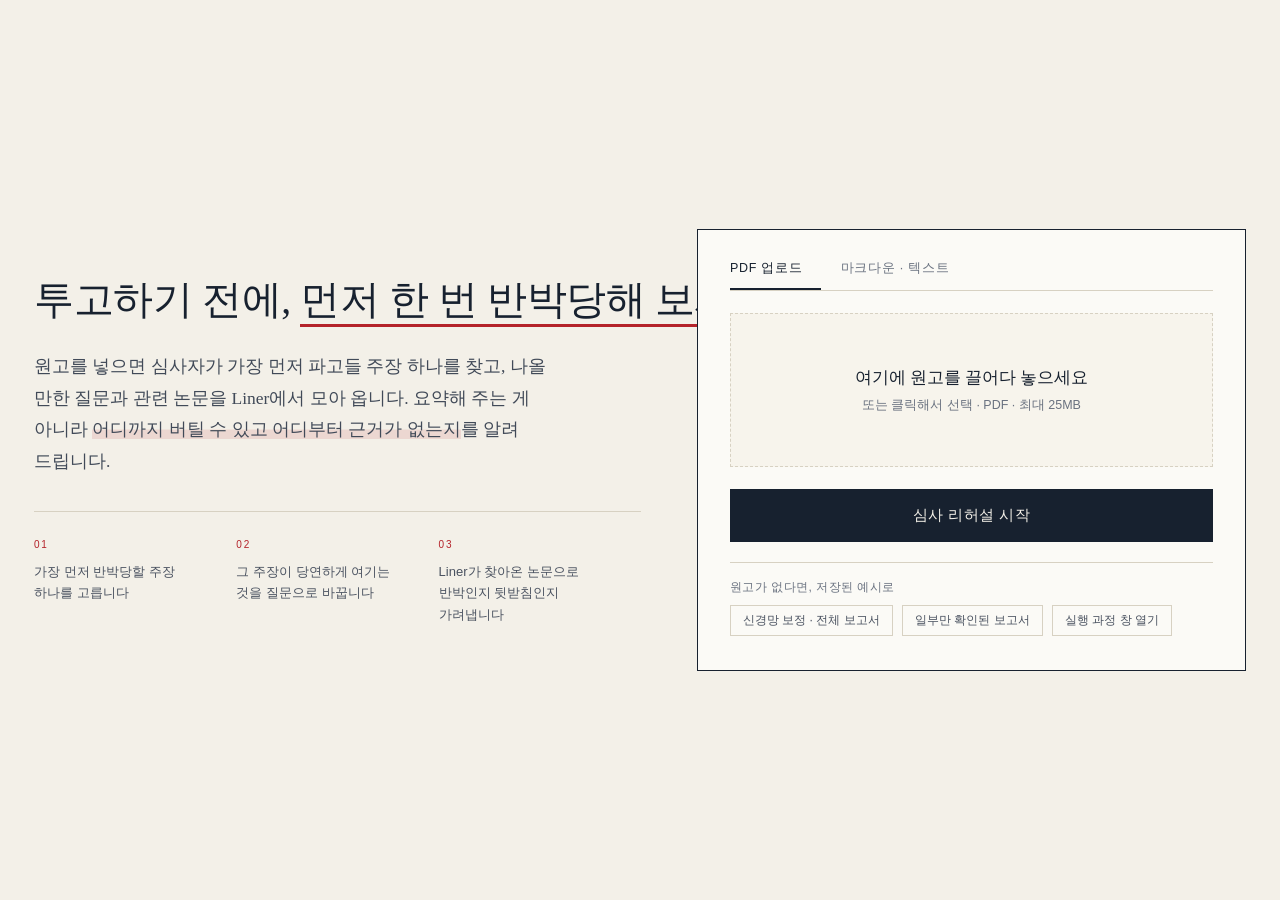
<file: frontend/defense-report.html>
<!doctype html>
<html lang="ko">
<head>
<meta charset="utf-8" />
<meta name="viewport" content="width=device-width, initial-scale=1" />
<title>제출 전 반박 리허설</title>
<style>
  :root {
    --ink: #17212f;
    --paper: #f3f0e8;
    --card: #fbfaf6;
    --rule: #d7d1c2;
    --muted: #6a7280;
    --pen: #b4232a;
    --limit: #a4661c;
    --ok: #2d6a4f;
    color-scheme: light;
  }
  * { box-sizing: border-box; }
  html, body { height: 100%; }
  body {
    margin: 0; background: var(--paper); color: var(--ink);
    font-family: Georgia, "Iowan Old Style", "Times New Roman", "Apple SD Gothic Neo", serif;
    -webkit-font-smoothing: antialiased;
    /* 한글 어절 단위 줄바꿈 */
    word-break: keep-all;
    overflow-wrap: break-word;
    line-break: strict;
  }
  .util { font-family: ui-sans-serif, -apple-system, BlinkMacSystemFont, "Pretendard", "Apple SD Gothic Neo", sans-serif; }
  .shell { max-width: 1560px; margin: 0 auto; padding: 0 48px; }
  .brand { font-family: ui-sans-serif, sans-serif; font-size: 11px; letter-spacing: .22em; text-transform: uppercase; color: var(--muted); }
  button { font-family: inherit; }
  /* 화면 전환은 hidden 속성 하나로만 한다. #view-input 등에 display:flex가 걸려 있어
     UA 기본값인 [hidden]{display:none}을 이겨 버리므로, 여기서 다시 눌러 준다.
     이게 없으면 세 화면이 한 페이지에 전부 쌓인다. */
  [hidden] { display: none !important; }
  @media (prefers-reduced-motion: reduce) { *, *::before, *::after { transition: none !important; animation: none !important; } }

  /* ================= 1. 접수 ================= */
  #view-input { min-height: 100vh; display: flex; flex-direction: column; }

  .hero { flex: 1; display: grid; min-height: 100vh; grid-template-columns: minmax(0,1.05fr) minmax(0,.95fr); gap: 88px; align-items: center; padding: 72px 0 64px; }
  .hero h1 {
    font-size: clamp(30px, 3.1vw, 47px); font-weight: 400; line-height: 1.28;
    margin: 0 0 26px; letter-spacing: -.01em;
    white-space: nowrap;               /* 제목은 한 줄로 */
  }
  .hero h1 .b { border-bottom: 3px solid var(--pen); padding-bottom: 2px; }
  .hero .lede { font-size: 17.5px; line-height: 1.8; color: #414a58; margin: 0 0 34px; max-width: 60ch; }
  .hero .lede b { font-weight: 400; box-shadow: inset 0 -.55em 0 rgba(180,35,42,.12); }
  .steps { display: flex; gap: 0; border-top: 1px solid var(--rule); }
  .steps div { flex: 1; padding: 18px 22px 0 0; }
  .steps .n { font-family: ui-sans-serif, sans-serif; font-size: 10px; letter-spacing: .18em; color: var(--pen); }
  .steps p { font-family: ui-sans-serif, sans-serif; font-size: 13px; line-height: 1.65; color: #4a5260; margin: 7px 0 0; }

  .intake { border: 1.5px solid var(--ink); background: var(--card); padding: 30px 32px 28px; }
  .tabs { display: flex; border-bottom: 1px solid var(--rule); margin-bottom: 22px; }
  .tabs button { font-family: ui-sans-serif, sans-serif; font-size: 12.5px; letter-spacing: .06em; background: none; border: none; border-bottom: 2px solid transparent; padding: 0 18px 11px 0; margin-right: 20px; cursor: pointer; color: var(--muted); }
  .tabs button[aria-selected="true"] { color: var(--ink); border-bottom-color: var(--ink); }
  .tabs button:focus-visible { outline: 2px solid var(--ink); outline-offset: 3px; }
  .drop { border: 1.5px dashed var(--rule); background: #f7f4ec; padding: 52px 24px; text-align: center; cursor: pointer; transition: border-color .15s, background .15s; }
  .drop:hover, .drop.over { border-color: var(--ink); background: #f1ece0; }
  .drop.over { border-style: solid; }
  .drop .big { font-size: 17px; margin: 0 0 8px; }
  .drop .sub { font-family: ui-sans-serif, sans-serif; font-size: 12.5px; color: var(--muted); margin: 0; }
  .drop .file { font-family: ui-sans-serif, sans-serif; font-size: 13px; color: var(--ok); margin: 14px 0 0; }
  .drop:focus-visible { outline: 2px solid var(--ink); outline-offset: 3px; }
  textarea { width: 100%; height: 168px; padding: 14px; border: 1.5px solid var(--rule); background: #f7f4ec; font-family: ui-monospace, Menlo, Consolas, monospace; font-size: 13px; line-height: 1.75; color: var(--ink); resize: vertical; }
  textarea:focus, .titlefield:focus { outline: none; border-color: var(--ink); }
  .titlefield { width: 100%; padding: 11px 13px; border: 1px solid var(--rule); background: #f7f4ec; font-family: ui-sans-serif, sans-serif; font-size: 13px; margin-top: 12px; color: var(--ink); }
  .go { width: 100%; font-family: ui-sans-serif, sans-serif; font-size: 15px; letter-spacing: .03em; background: var(--ink); color: var(--paper); border: none; padding: 17px 20px; cursor: pointer; margin-top: 22px; transition: background .15s; }
  .go:hover { background: #0c1521; }
  .samples { font-family: ui-sans-serif, sans-serif; font-size: 12px; color: var(--muted); margin: 20px 0 0; border-top: 1px solid var(--rule); padding-top: 16px; }
  .samples .lbl { display: block; margin-bottom: 9px; letter-spacing: .04em; }
  .samples button { font-family: inherit; font-size: 12px; background: none; border: 1px solid var(--rule); padding: 6px 12px; margin: 0 6px 6px 0; cursor: pointer; color: #4a5260; }
  .samples button:hover { border-color: var(--ink); color: var(--ink); }
  .err { font-family: ui-sans-serif, sans-serif; font-size: 13px; color: var(--pen); border-left: 3px solid var(--pen); padding: 10px 13px; margin-top: 16px; background: #fdf3f2; line-height: 1.65; }
  .err b { display: block; margin-bottom: 4px; }
  .err .raw { display: block; margin-top: 6px; font-family: ui-monospace, Menlo, monospace; font-size: 11.5px; color: #8a4a4d; word-break: break-all; }

  /* ================= 2. 실행 중 ================= */
  #view-running { min-height: 100vh; display: flex; flex-direction: column; justify-content: center; }
  .run-grid { display: grid; grid-template-columns: minmax(0,1fr) minmax(0,1.15fr); gap: 96px; align-items: center; }
  .run-left .doc { font-size: clamp(21px, 1.9vw, 29px); line-height: 1.45; margin: 20px 0 0; max-width: 26ch; }
  .run-left .el { font-family: ui-monospace, Menlo, monospace; font-size: 62px; font-variant-numeric: tabular-nums; margin: 30px 0 0; letter-spacing: -.02em; }
  .run-left .bar { height: 3px; background: var(--rule); margin-top: 16px; max-width: 340px; overflow: hidden; }
  .run-left .bar i { display: block; height: 100%; width: 32%; background: var(--ink); animation: slide 1.45s ease-in-out infinite; }
  @keyframes slide { 0% { transform: translateX(-105%); } 100% { transform: translateX(330%); } }
  .run-left .hint { font-family: ui-sans-serif, sans-serif; font-size: 12.5px; color: var(--muted); line-height: 1.8; margin-top: 30px; border-top: 1px solid var(--rule); padding-top: 14px; max-width: 42ch; }
  .run-left .hint a { color: var(--ink); }

  .track { list-style: none; margin: 0; padding: 0; }
  .track li { display: grid; grid-template-columns: 26px 1fr; gap: 16px; align-items: baseline; padding: 11px 0; border-bottom: 1px solid rgba(215,209,194,.6); font-family: ui-sans-serif, sans-serif; font-size: 14.5px; color: #b3b0a6; transition: color .3s; }
  .track li:last-child { border-bottom: none; }
  .track .dot { font-size: 12px; }
  .track li.done { color: #4a5260; }
  .track li.now { color: var(--ink); }
  .track li.now .dot { color: var(--pen); }
  .track li .sub { display: block; font-size: 12px; color: var(--muted); margin-top: 3px; opacity: 0; transition: opacity .3s; }
  .track li.now .sub, .track li.done .sub { opacity: 1; }

  /* ================= 3. 보고서 ================= */
  #view-report { padding-bottom: 80px; }
  .masthead { border-bottom: 2px solid var(--ink); padding: 34px 0 18px; }
  .masthead .row { display: flex; justify-content: flex-end; align-items: flex-start; gap: 30px; }
  .stamp { font-family: ui-sans-serif, sans-serif; font-size: 10px; letter-spacing: .14em; border: 1.5px solid var(--pen); color: var(--pen); padding: 5px 10px; white-space: nowrap; }
  .stamp.partial { border-color: var(--limit); color: var(--limit); }
  #paper-title { font-size: clamp(24px, 2.5vw, 36px); line-height: 1.3; font-weight: 400; margin: 18px 0 10px; max-width: 46ch; }
  .meta { font-family: ui-sans-serif, sans-serif; font-size: 11.5px; color: var(--muted); display: flex; gap: 18px; flex-wrap: wrap; margin: 0; }

  .bottleneck { display: grid; grid-template-columns: 190px minmax(0,1fr); gap: 30px; align-items: start; margin: 30px 0 42px; border-left: 4px solid var(--pen); padding: 16px 0 16px 22px; }
  .bottleneck .lbl { font-family: ui-sans-serif, sans-serif; font-size: 10px; letter-spacing: .16em; color: var(--pen); line-height: 1.7; margin: 4px 0 0; }
  .bottleneck p.st { margin: 0; font-size: 20px; line-height: 1.62; max-width: 74ch; }
  .bottleneck p.weak { margin: 12px 0 0; font-family: ui-sans-serif, sans-serif; font-size: 13.5px; line-height: 1.75; color: #4a5260; max-width: 74ch; }

  .sectionhead { font-family: ui-sans-serif, sans-serif; font-size: 10px; letter-spacing: .2em; color: var(--muted); border-bottom: 1px solid var(--rule); padding-bottom: 8px; margin: 0 0 26px; }

  /* 3열 격자. 4건 이상이면 두 줄이 되므로 줄바꿈 지점의 괘선과 여백을 nth-child로 정리한다. */
  .qgrid { display: grid; grid-template-columns: repeat(3, minmax(0,1fr)); gap: 0; border-top: 1px solid var(--rule); }
  .q { padding: 24px 30px 28px; border-right: 1px solid var(--rule); }
  .qgrid > .q:nth-child(3n) { border-right: none; padding-right: 0; }
  .qgrid > .q:nth-child(3n+1) { padding-left: 0; }
  .qgrid > .q:nth-child(n+4) { border-top: 1px solid var(--rule); }
  /* 열 수가 줄면 규칙도 같이 줄어든다. 아래 두 블록이 위 3n 규칙을 덮는다. */
  .qgrid.n2 { grid-template-columns: repeat(2, minmax(0,1fr)); }
  .qgrid.n2 > .q { border-right: 1px solid var(--rule); padding-left: 30px; padding-right: 30px; border-top: none; }
  .qgrid.n2 > .q:nth-child(2n) { border-right: none; padding-right: 0; }
  .qgrid.n2 > .q:nth-child(2n+1) { padding-left: 0; }
  .qgrid.n1 { grid-template-columns: minmax(0,1fr); }
  .qgrid.n1 > .q { border-right: none; border-top: none; padding-left: 0; padding-right: 0; }

  .q .no { font-family: ui-sans-serif, sans-serif; font-size: 10px; letter-spacing: .16em; color: var(--muted); margin: 0; }
  .q .qtext { font-size: 18px; line-height: 1.58; margin: 10px 0 13px; }
  .q .why { font-size: 13.5px; line-height: 1.72; color: #4a5260; margin: 0 0 14px; }
  .q .assume { font-family: ui-sans-serif, sans-serif; font-size: 12px; line-height: 1.65; color: var(--muted); border-top: 1px dotted var(--rule); padding-top: 11px; margin: 0 0 18px; }
  .q .assume b { color: var(--ink); font-weight: 600; }

  .evhead { font-family: ui-sans-serif, sans-serif; font-size: 10px; letter-spacing: .14em; color: var(--muted); margin: 0 0 11px; }
  .card { border: 1px solid var(--rule); background: var(--card); padding: 12px 14px; margin-bottom: 10px; }
  .card.challenges { border-color: var(--pen); border-left-width: 4px; background: #fdf6f5; }
  .card.qualifies { border-left: 4px solid var(--limit); }
  .card.supports { border-left: 4px solid var(--ok); }
  .rel { font-family: ui-sans-serif, sans-serif; font-size: 9.5px; letter-spacing: .13em; padding: 2px 6px; color: #fff; }
  .rel.challenges { background: var(--pen); } .rel.qualifies { background: var(--limit); } .rel.supports { background: var(--ok); }
  .card .title { display: block; font-size: 14px; line-height: 1.45; margin: 9px 0 6px; color: var(--ink); text-decoration: none; border-bottom: 1px solid var(--rule); }
  a.title:hover { border-bottom-color: var(--ink); }
  .card .snip { font-family: ui-sans-serif, sans-serif; font-size: 12.5px; line-height: 1.68; color: #4a5260; margin: 0 0 8px; }
  .card .src { font-family: ui-sans-serif, sans-serif; font-size: 10.5px; color: var(--muted); margin: 0; }
  .fold { font-family: ui-sans-serif, sans-serif; font-size: 11.5px; color: var(--muted); cursor: pointer; background: none; border: none; padding: 5px 0; text-decoration: underline; }
  .fold:focus-visible { outline: 2px solid var(--ink); outline-offset: 2px; }
  .empty { border: 1px dashed var(--limit); padding: 14px; font-family: ui-sans-serif, sans-serif; font-size: 12.5px; line-height: 1.7; color: var(--limit); background: #fdfaf3; }
  .empty b { display: block; margin-bottom: 5px; }

  .scope { display: grid; grid-template-columns: repeat(2, minmax(0,1fr)); border: 1.5px solid var(--ink); margin-top: 52px; }
  .scope > div { padding: 22px 26px; }
  .scope > div:first-child { border-right: 1.5px solid var(--ink); }
  .scope .lbl { font-family: ui-sans-serif, sans-serif; font-size: 10px; letter-spacing: .17em; margin: 0 0 12px; }
  .scope .in .lbl { color: var(--ok); } .scope .out .lbl { color: var(--pen); }
  .scope ul { margin: 0; padding-left: 19px; }
  .scope li { font-size: 15px; line-height: 1.68; margin-bottom: 10px; max-width: 58ch; }
  .scope li .cond { font-family: ui-sans-serif, sans-serif; font-size: 13px; color: #4a5260; }
  .scope .out li { color: #6a5a58; }
  .scope .withheld { font-family: ui-sans-serif, sans-serif; font-size: 13px; line-height: 1.75; color: var(--limit); margin: 0; }

  footer.rep { margin-top: 40px; font-family: ui-sans-serif, sans-serif; font-size: 11.5px; color: var(--muted); line-height: 1.85; border-top: 1px solid var(--rule); padding-top: 15px; display: flex; justify-content: space-between; gap: 30px; align-items: flex-start; }
  .ghost { font-family: ui-sans-serif, sans-serif; font-size: 12.5px; color: var(--muted); background: none; border: 1px solid var(--rule); padding: 8px 14px; cursor: pointer; white-space: nowrap; }
  .ghost:hover { border-color: var(--ink); color: var(--ink); }

  @media (max-width: 1400px) { .hero { gap: 56px; } .run-grid { gap: 60px; } .shell { padding: 0 34px; } }
  @media (max-width: 1180px) {
    .hero h1 { white-space: normal; }
    .hero, .run-grid { grid-template-columns: minmax(0,1fr); gap: 44px; }
    .qgrid, .qgrid.n2 { grid-template-columns: minmax(0,1fr); }
    .qgrid > .q, .qgrid.n2 > .q { border-right: none; border-top: none; border-bottom: 1px solid var(--rule); padding: 24px 0 26px; }
    .bottleneck { grid-template-columns: minmax(0,1fr); gap: 10px; }
    .scope { grid-template-columns: minmax(0,1fr); }
    .scope > div:first-child { border-right: none; border-bottom: 1.5px solid var(--ink); }
  }
</style>
</head>
<body>

<!-- ============ 1 · 접수 ============ -->
<section id="view-input">

  <div class="shell hero">
    <div>
      <h1>투고하기 전에, <span class="b">먼저 한 번 반박당해 보세요.</span></h1>
      <p class="lede">
        원고를 넣으면 심사자가 가장 먼저 파고들 주장 하나를 찾고, 나올 만한 질문과
        관련 논문을 Liner에서 모아 옵니다. 요약해 주는 게 아니라
        <b>어디까지 버틸 수 있고 어디부터 근거가 없는지</b>를 알려 드립니다.
      </p>
      <div class="steps">
        <div>
          <p class="n">01</p>
          <p>가장 먼저 반박당할 주장 하나를 고릅니다</p>
        </div>
        <div>
          <p class="n">02</p>
          <p>그 주장이 당연하게 여기는 것을 질문으로 바꿉니다</p>
        </div>
        <div>
          <p class="n">03</p>
          <p>Liner가 찾아온 논문으로 반박인지 뒷받침인지 가려냅니다</p>
        </div>
      </div>
    </div>

    <div class="intake">
      <div class="tabs" role="tablist">
        <button type="button" role="tab" id="tab-file" aria-selected="true">PDF 업로드</button>
        <button type="button" role="tab" id="tab-text" aria-selected="false">마크다운 · 텍스트</button>
      </div>

      <div id="pane-file">
        <div class="drop" id="drop" tabindex="0" role="button" aria-label="PDF 파일 선택">
          <p class="big">여기에 원고를 끌어다 놓으세요</p>
          <p class="sub">또는 클릭해서 선택 · PDF · 최대 25MB</p>
          <p class="file" id="filename" hidden></p>
        </div>
        <input type="file" id="file" accept=".pdf,application/pdf" hidden />
      </div>

      <div id="pane-text" hidden>
        <textarea id="text" placeholder="초록이나 본문을 그대로 붙여넣으세요.&#10;&#10;아직 어디에도 공개하지 않은 원고여도 괜찮습니다. 검색에 걸리지 않는 글에서도 확인할 거리를 뽑아냅니다."></textarea>
        <input type="text" class="titlefield" id="title" placeholder="원고 제목 (선택)" />
      </div>

      <button type="button" class="go" id="go">심사 리허설 시작</button>
      <div class="err" id="err" hidden></div>

      <div class="samples">
        <span class="lbl">원고가 없다면, 저장된 예시로</span>
        <button type="button" data-sample="fixtures/complete.json">신경망 보정 · 전체 보고서</button>
        <button type="button" data-sample="fixtures/partial.json">일부만 확인된 보고서</button>
        <button type="button" id="openstream">실행 과정 창 열기</button>
      </div>
    </div>
  </div>
</section>

<!-- ============ 2 · 실행 중 ============ -->
<section id="view-running" hidden>
  <div class="shell run-grid">
    <div class="run-left">
      <span class="brand">진행 중</span>
      <p class="doc" id="running-doc"></p>
      <p class="el" id="elapsed">0.0s</p>
      <div class="bar"><i></i></div>
      <p class="hint">
        어떤 논문을 어떻게 찾았는지는 <a href="pipeline-stream.html" target="_blank" rel="noreferrer" id="streamlink">실행 과정 창</a>에서 볼 수 있습니다.
        근거를 못 찾은 질문은 비워두지 않고 <b>확인 못 함</b>으로 남깁니다.
      </p>
    </div>
    <ol class="track" id="track"></ol>
  </div>
</section>

<!-- ============ 3 · 보고서 ============ -->
<section id="view-report" hidden>
  <div class="shell">
    <header class="masthead">
      <div class="row">
        <span class="stamp" id="stamp" hidden></span>
      </div>
      <h1 id="paper-title"></h1>
      <p class="meta util" id="paper-meta"></p>
    </header>
    <div id="body"></div>
    <footer class="rep">
      <span>
        판정은 논문 원문을 직접 확인한 경우에만 내립니다.
        검색 결과가 없다고 해서 문제가 없다는 뜻은 아닙니다. <b>아직 확인하지 못했다</b>는 뜻입니다.
        <span id="run-footer"></span>
      </span>
      <button type="button" class="ghost" id="again">다른 원고 넣기</button>
    </footer>
  </div>
</section>
<script>
(() => {
  "use strict";

  /* ------------------------------------------------------------------
     ADAPTER — 백엔드 키 이름이 화면에 닿는 유일한 지점.
     스키마가 바뀌면 후보 배열에 키를 하나 더 넣는 것으로 끝난다.
     각 배열의 맨 앞은 현재 계약(defense/1.0)이다.
  ------------------------------------------------------------------ */
  const pick = (obj, keys, fallback = undefined) => {
    if (!obj) return fallback;
    for (const k of keys) {
      const v = k.split(".").reduce((o, part) => (o == null ? o : o[part]), obj);
      if (v !== undefined && v !== null && v !== "") return v;
    }
    return fallback;
  };
  const arr = (v) => (Array.isArray(v) ? v : v ? [v] : []);
  const REL_ORDER = { challenges: 0, qualifies: 1, supports: 2 };
  const REL_KO = { challenges: "반박", qualifies: "조건부", supports: "뒷받침" };

  function normRel(raw) {
    const s = String(raw || "").toLowerCase();
    // unresolved는 근거가 아니다. 원문을 확보하지 못했다는 표시다.
    if (s.includes("unresolved") || s.includes("unknown")) return "unresolved";
    if (s.includes("challeng") || s.includes("contradict") || s.includes("refut")) return "challenges";
    if (s.includes("qualif") || s.includes("limit") || s.includes("condition")) return "qualifies";
    if (s.includes("support")) return "supports";
    return "qualifies";
  }

  const asLine = (s) => (typeof s === "string" ? s : pick(s, ["text", "statement"], ""));

  function adapt(payload) {
    const report = pick(payload,
      ["artifact", "defense_report", "partial_defense_report", "report"], payload) || {};
    const primitive = String(pick(report, ["primitive"], "") || "");
    const modeText = String(pick(payload, ["mode"], "") || pick(report, ["mode"], "") || "");

    /* --- 근거: defense/1.0은 관계별로 묶인 객체다. 예전 모양은 평평한 배열. --- */
    const rawEvidence = pick(report,
      ["external_evidence", "evidence", "evidence_ledger", "references"], []);
    let flat = [];
    if (Array.isArray(rawEvidence)) {
      flat = rawEvidence.slice();
    } else if (rawEvidence && typeof rawEvidence === "object") {
      Object.entries(rawEvidence).forEach(([rel, list]) => {
        arr(list).forEach((e) => flat.push(Object.assign({}, e, { relation: e.relation || rel })));
      });
    }

    /* --- 어느 질문의 근거인지는 artifact에 없다. 감사용 기록에 있다. --- */
    const records = arr(pick(payload,
      ["analysis.evidence_ledger.records", "evidence_ledger.records", "records"], []));
    const linkById = new Map();
    records.forEach((r) => {
      const id = String(pick(r, ["id", "evidence_id"], ""));
      if (id) linkById.set(id, arr(pick(r,
        ["obligation_ids", "question_ids", "covers", "covered_question_ids"], [])).map(String));
    });

    const assumptions = arr(pick(report, ["assumptions"], []));
    const assumptionById = new Map(assumptions.map((a) => [String(pick(a, ["id"], "")), a]));

    const questions = arr(pick(report,
      ["attack_questions", "expected_questions", "questions", "reviewer_questions", "attacks"], []));

    const scope = pick(report, ["defensible_scope", "defense_scope", "scope"], null);
    const scopeIsObject = scope && !Array.isArray(scope) && typeof scope === "object";
    const statement = scopeIsObject ? pick(scope, ["statement", "text"], "") : "";
    const conditions = scopeIsObject ? arr(pick(scope, ["conditions"], [])) : [];

    const scopeIn = scopeIsObject
      ? (statement ? [{ text: statement }] : [])
          .concat(conditions.map((c) => ({ text: asLine(c), condition: true })))
      : arr(pick(report, ["defensible_scope", "scope_in", "defensible"], []))
          .map((s) => ({ text: asLine(s) }));

    const scopeOut = arr(
      scopeIsObject
        ? pick(scope, ["excluded_scope"], [])
        : pick(report, ["excluded_scope", "out_of_scope", "scope_out", "not_defensible"], [])
    ).map((s) => ({ text: asLine(s) }));

    return {
      partial: primitive.includes("partial") || modeText.includes("partial") ||
               Boolean(pick(payload, ["partial_defense_report"])),
      refused: primitive === "refusal" || modeText === "refused",
      refusal: {
        title: pick(report, ["title"], ""),
        message: pick(report, ["message"], "")
      },
      // 검증을 통과하지 못해 방어 문장이 생략된 경우와, 애초에 범위가 없는 경우를 구분한다.
      scopeWithheld: scopeIsObject ? !statement : (primitive.includes("partial") && !scopeIn.length),
      title: pick(payload, ["run.source_title", "source_title", "paper_title", "title"]) ||
             pick(report, ["source_title", "paper_title", "title", "doc.title"], "제목을 찾지 못했습니다"),
      meta: {
        file: pick(payload, ["run.source_path", "source_path", "source_file", "file"], ""),
        schema: pick(payload, ["schema_version"], ""),
        elapsed: pick(payload, ["run.elapsed_seconds", "elapsed_s", "elapsed", "duration_s"], ""),
        runId: pick(payload, ["run.run_id", "run_id", "request_id", "id"], "")
      },
      bottleneck: pick(report,
        ["target_claim.text", "bottleneck.statement", "bottleneck.text", "bottleneck",
         "frontier.statement", "frontier_claim"], ""),
      weakPoint: pick(report, ["weak_point"], ""),
      questions: questions.map((q, i) => {
        const qid = String(pick(q, ["id", "question_id"], "q" + (i + 1)));
        const own = arr(pick(q, ["evidence", "references", "citations", "support"], []));
        const linked = flat.filter((e) => {
          const eid = String(pick(e, ["evidence_id", "id"], ""));
          const viaLedger = (linkById.get(eid) || []).includes(qid);
          const viaSelf = arr(pick(e,
            ["question_id", "question_ids", "covers", "covered_question_ids"], []))
            .map(String).includes(qid);
          return viaLedger || viaSelf;
        });
        const pool = (own.length ? own : linked).map((e) => ({
          rel: normRel(pick(e, ["relation", "rel", "stance", "verdict", "kind"])),
          title: pick(e, ["title", "name", "reference.title"], "제목 없음"),
          url: pick(e, ["url", "link", "reference.url"], ""),
          snippet: pick(e, ["chunks.0.content", "chunk", "snippet", "description", "text", "quote"], ""),
          source: pick(e, ["journal", "hostname", "venue", "source"], ""),
          year: pick(e, ["year", "date", "published"], ""),
          id: pick(e, ["evidence_id", "id"], "")
        }));
        // 원문을 확보하지 못한 항목은 근거로 세지 않고 "확인 못 함" 쪽으로 넘긴다.
        const usable = pool.filter((e) => e.rel !== "unresolved")
                           .sort((a, b) => REL_ORDER[a.rel] - REL_ORDER[b.rel]);
        const assumptionIds = arr(pick(q, ["assumption_ids"], []));
        const assumptionText = assumptionIds
          .map((id) => pick(assumptionById.get(String(id)), ["text"], ""))
          .filter(Boolean).join(" / ");
        return {
          id: qid,
          text: pick(q, ["question", "text", "statement", "prompt"], ""),
          why: pick(q, ["why_likely", "why", "rationale", "reason", "risk"], ""),
          assumption: assumptionText ||
            pick(q, ["assumption", "assumption_text", "assumption.text", "depends_on"], ""),
          evidence: usable,
          unresolved: pool.length - usable.length
        };
      }),
      scopeIn,
      scopeOut
    };
  }

  /* ================= 렌더 ================= */
  const el = (tag, opts = {}, kids = []) => {
    const n = document.createElement(tag);
    for (const [k, v] of Object.entries(opts)) {
      if (k === "className") n.className = v;
      else if (k === "text") n.textContent = v;
      else if (v !== "" && v != null) n.setAttribute(k, v);
    }
    kids.flat().filter(Boolean).forEach((c) => n.append(c));
    return n;
  };

  function evidenceBlock(q) {
    if (!q.evidence.length) {
      return el("div", { className: "empty" }, [
        el("b", { text: "확인 못 함" }),
        el("span", {
          text: q.unresolved
            ? "관련 있어 보이는 논문 " + q.unresolved + "건을 찾았지만 원문을 확보하지 못했습니다. 괜찮다는 뜻이 아니라, 아직 확인하지 못했다는 뜻입니다."
            : "이 질문에 맞는 논문을 찾지 못했습니다. 괜찮다는 뜻이 아니라, 아직 확인하지 못했다는 뜻입니다."
        })
      ]);
    }
    const challenges = q.evidence.filter((e) => e.rel === "challenges");
    const rest = q.evidence.filter((e) => e.rel !== "challenges");
    const card = (e) => el("article", { className: "card " + e.rel }, [
      el("span", { className: "rel " + e.rel, text: REL_KO[e.rel] + (e.id ? " · " + e.id : "") }),
      e.url ? el("a", { className: "title", href: e.url, target: "_blank", rel: "noreferrer", text: e.title })
            : el("p", { className: "title", text: e.title }),
      e.snippet ? el("p", { className: "snip", text: e.snippet }) : null,
      el("p", { className: "src", text: [e.source, e.year].filter(Boolean).join(" · ") || "Liner Scholar" })
    ]);
    const wrap = el("div", {}, [
      el("p", { className: "evhead", text: "반박 " + challenges.length + "건 · 그 외 " + rest.length + "건" }),
      // 반박이 0건이면 카드 영역이 접힌 링크 하나만 남아 빈칸처럼 보인다.
      // 못 찾았다는 사실을 문장으로 말해 준다.
      challenges.length ? null : el("div", { className: "empty" }, [
        el("b", { text: "반박 근거는 찾지 못했습니다" }),
        el("span", { text: "이 주장을 직접 문제 삼는 논문을 확보하지 못했습니다. 괜찮다는 뜻이 아니라, 아직 확인하지 못했다는 뜻입니다." })
      ]),
      ...challenges.map(card)
    ]);
    if (rest.length) {
      const box = el("div", {}, rest.map(card));
      box.hidden = true;
      const btn = el("button", { className: "fold", type: "button", text: "나머지 " + rest.length + "건 보기" });
      btn.addEventListener("click", () => {
        box.hidden = !box.hidden;
        btn.textContent = box.hidden ? "나머지 " + rest.length + "건 보기" : "접기";
      });
      wrap.append(btn, box);
    }
    return wrap;
  }

  function render(model) {
    document.getElementById("paper-title").textContent = model.title;
    const stamp = document.getElementById("stamp");
    stamp.hidden = false;
    stamp.textContent = model.refused ? "보고서 없음" : model.partial ? "일부만 확인됨" : "확인 완료";
    stamp.className = "stamp" + (model.partial || model.refused ? " partial" : "");
    document.getElementById("paper-meta").replaceChildren(
      ...[model.meta.file, model.meta.schema, model.meta.elapsed && Number(model.meta.elapsed).toFixed(1) + "s"]
        .filter(Boolean).map((t) => el("span", { text: String(t) }))
    );
    document.getElementById("run-footer").textContent = model.meta.runId ? " · run " + model.meta.runId : "";

    if (model.refused) {
      document.getElementById("body").replaceChildren(
        el("div", { className: "bottleneck" }, [
          el("p", { className: "lbl", text: "보고서를 만들지 못했습니다" }),
          el("p", { className: "st", text: model.refusal.message || model.refusal.title ||
            "이 원고에서는 확인할 수 있는 주장을 찾지 못했습니다." })
        ])
      );
      return;
    }

    const n = model.questions.length;
    document.getElementById("body").replaceChildren(
      model.bottleneck ? el("div", { className: "bottleneck" }, [
        el("p", { className: "lbl", text: "가장 먼저 반박당할 주장" }),
        el("div", {}, [
          el("p", { className: "st", text: model.bottleneck }),
          model.weakPoint ? el("p", { className: "weak", text: model.weakPoint }) : null
        ])
      ]) : null,
      el("h2", { className: "sectionhead", text: "나올 만한 질문 " + n + "건 · 모두 이 주장에서 나옵니다" }),
      el("div", { className: "qgrid" + (n <= 2 ? " n" + n : "") }, model.questions.map((q, i) =>
        el("section", { className: "q" }, [
          el("p", { className: "no", text: "예상 질문 " + String(i + 1).padStart(2, "0") }),
          el("p", { className: "qtext", text: q.text }),
          q.why ? el("p", { className: "why", text: q.why }) : null,
          q.assumption ? el("p", { className: "assume" }, [
            el("b", { text: "이 주장이 전제하는 것 · " }), el("span", { text: q.assumption })
          ]) : null,
          evidenceBlock(q)
        ])
      )),
      (model.scopeIn.length || model.scopeOut.length || model.scopeWithheld) ? el("div", { className: "scope" }, [
        el("div", { className: "in" }, [
          el("p", { className: "lbl", text: "여기까지는 근거가 있습니다" }),
          model.scopeIn.length
            ? el("ul", {}, model.scopeIn.map((s) =>
                el("li", {}, [s.condition
                  ? el("span", { className: "cond", text: "조건 · " + s.text })
                  : el("span", { text: s.text })])))
            : el("p", { className: "withheld", text: "확인을 통과하지 못해 버틸 수 있는 범위를 표시하지 않습니다." })
        ]),
        el("div", { className: "out" }, [
          el("p", { className: "lbl", text: "여기부터는 말하지 않는 게 좋습니다" }),
          model.scopeOut.length
            ? el("ul", {}, model.scopeOut.map((s) => el("li", { text: s.text })))
            : el("p", { className: "withheld",
                text: "버틸 수 있는 범위를 정하지 못해 제외 범위도 남기지 않았습니다." })
        ])
      ]) : null
    );
  }

  /* ================= 저장된 예시 (백엔드 없이도 화면이 끝난다) =================
     실제 계약과 같은 defense/1.0 모양이다. 그래서 이 예시가 렌더되면
     adapt()의 실제 경로가 그대로 검증된다. 지우지 마라 — 시연 안전망이다. */
  const MOCK = {
    schema_version: "defense/1.0",
    mode: "complete",
    run: {
      run_id: "7c04be",
      source_title: "Human glioblastoma arises from subventricular zone cells with low-level driver mutations",
      source_path: "fixtures/Nature_2018_Lee_et_al.pdf",
      elapsed_seconds: 47.0
    },
    artifact: {
      primitive: "defense_report",
      mode: "complete",
      target_claim: {
        id: "c1",
        text: "종양에서 떨어진 subventricular zone 조직에서 검출된 저빈도 driver 변이가, 그 종양의 기원 세포를 가리킨다는 주장"
      },
      weak_point: "관찰의 근거가 검출 한계에 가까운 저빈도 변이 하나에 걸려 있고, 변이 공유에서 기원 방향까지 가는 논리가 별도로 확보되지 않았다.",
      assumptions: [
        { id: "a1", text: "깊은 시퀀싱의 저빈도 콜이 기술적 아티팩트가 아니다 (논문에 명시적 대조 없음)", origin: "analyst_inferred" },
        { id: "a2", text: "변이를 공유한다는 사실이 SVZ에서 종양으로 가는 방향을 함의한다", origin: "paper_implicit" },
        { id: "a3", text: "관찰된 환자 비율이 교모세포종 전체를 대표한다", origin: "analyst_inferred" }
      ],
      attack_questions: [
        {
          id: "q1",
          question: "검출 한계 근처의 저빈도 변이가 시퀀싱 아티팩트가 아니라는 근거는 무엇입니까?",
          why_likely: "핵심 관찰은 대립유전자 빈도가 1% 안팎입니다. FFPE 손상, PCR 오류, index hopping과 분리되지 않으면 관찰 자체가 사라지고 결론 전체가 무너집니다.",
          assumption_ids: ["a1"],
          severity: "high"
        },
        {
          id: "q2",
          question: "SVZ의 변이가 종양의 기원이라는 방향성을 어떻게 확보했습니까? 종양세포가 SVZ로 이주했을 가능성은 배제되었습니까?",
          why_likely: "변이 공유는 두 조직의 계통 관계만 말해줍니다. SVZ에서 종양으로 가는 방향을 세우려면 역방향(종양세포의 SVZ 침윤)이 별도로 배제되어야 합니다.",
          assumption_ids: ["a2"],
          severity: "high"
        },
        {
          id: "q3",
          question: "SVZ 변이가 확인된 환자 비율이 '교모세포종이 SVZ에서 기원한다'로 일반화할 만큼 충분합니까?",
          why_likely: "코호트의 일부에서만 관찰된 소견을 질환 전체의 기원 모델로 확장하고 있습니다. 변이가 나오지 않은 환자들을 어떻게 볼 것인지도 논문에 없습니다.",
          assumption_ids: ["a3"],
          severity: "medium"
        }
      ],
      external_evidence: {
        challenges: [
          { evidence_id: "e1", relation: "challenges", title: "Sequence artefacts in a prospective series of formalin-fixed tumours tested for mutations in hotspot regions", url: "https://example.org/e1", journal: "BMC Medical Genomics", year: "2014",
            chunks: [{ id: "ch_1_1", num: 1, content: "FFPE 보존 조직에서 탈아미노화에 기인한 C>T 아티팩트가 낮은 대립유전자 빈도 구간에 집중적으로 나타나며, 별도 대조 없이는 실제 저빈도 변이와 구분되지 않는다고 보고한다." }] },
          { evidence_id: "e4", relation: "challenges", title: "Relationship of glioblastoma multiforme to neural stem cell regions predicts invasive and multifocal tumor phenotype", url: "https://example.org/e4", journal: "Neuro-Oncology", year: "2007",
            chunks: [{ id: "ch_4_1", num: 1, content: "SVZ에 접한 교모세포종이 다병소성·침윤성 표현형을 보이며 종양세포가 뇌실하 영역을 따라 이동한다고 보고한다. 즉 역방향 경로가 실재한다." }] }
        ],
        qualifies: [
          { evidence_id: "e2", relation: "qualifies", title: "Detection of ultra-rare mutations by next-generation sequencing", url: "https://example.org/e2", journal: "PNAS", year: "2012",
            chunks: [{ id: "ch_2_1", num: 1, content: "duplex 방식으로 두 가닥을 함께 읽어야 10^-7 수준의 진짜 저빈도 변이를 아티팩트와 분리할 수 있다는 조건을 제시한다." }] },
          { evidence_id: "e6", relation: "qualifies", title: "Unique astrocyte ribbon in adult human brain contains neural stem cells", url: "https://example.org/e6", journal: "Nature", year: "2004",
            chunks: [{ id: "ch_6_1", num: 1, content: "성인 인간 SVZ의 줄기세포 구획이 설치류와 구조적으로 다르다는 점을 보고하여, 마우스 결과의 직접 이식에 조건을 건다." }] }
        ],
        supports: [
          { evidence_id: "e3", relation: "supports", title: "Somatic mosaicism in the human brain: mutation burden and detection strategies", url: "https://example.org/e3", journal: "Nature Reviews Neuroscience", year: "2019",
            chunks: [{ id: "ch_3_1", num: 1, content: "종양·정상조직·혈액을 함께 맞춘 삼중 대조 설계가 뇌 조직 저빈도 체세포 변이 검출에서 아티팩트를 실질적으로 낮춘다고 평가한다." }] },
          { evidence_id: "e5", relation: "supports", title: "Malignant astrocytomas originate from neural stem/progenitor cells in a somatic tumour suppressor mouse model", url: "https://example.org/e5", journal: "Cancer Cell", year: "2009",
            chunks: [{ id: "ch_5_1", num: 1, content: "신경줄기·전구세포에 종양억제 유전자 결손을 도입했을 때 악성 성상세포종이 발생하여, 기원 세포로서의 가능성을 독립적으로 지지한다." }] }
        ],
        unresolved: [
          { evidence_id: "e7", relation: "unresolved", title: "Population-level incidence of subventricular-zone contacting glioblastoma", url: "https://example.org/e7", chunks: [] }
        ]
      },
      defensible_scope: {
        statement: "IDH-wildtype 교모세포종 환자의 일부에서, 종양이 아닌 SVZ 조직에 종양과 공유되는 저빈도 driver 변이가 존재한다",
        basis_kind: "paper_only",
        confidence: "low",
        conditions: [
          "마우스 SVZ 신경줄기세포에 해당 변이 조합을 도입하면 고등급 신경교종이 발생한다는 실험 조건 아래에서",
          "삼중 대조 설계로 저빈도 콜의 아티팩트 가능성을 낮춘 표본에 한해"
        ],
        excluded_scope: [
          "모든 교모세포종이 SVZ에서 기원한다",
          "SVZ 변이 검출을 교모세포종 발생 예측 지표로 쓸 수 있다",
          "SVZ를 함께 절제하면 재발이 줄어든다"
        ]
      },
      limitations: []
    },
    analysis: {
      evidence_ledger: {
        records: [
          { id: "e1", obligation_ids: ["q1"] },
          { id: "e2", obligation_ids: ["q1"] },
          { id: "e3", obligation_ids: ["q1"] },
          { id: "e4", obligation_ids: ["q2"] },
          { id: "e5", obligation_ids: ["q2"] },
          { id: "e6", obligation_ids: ["q2"] },
          { id: "e7", obligation_ids: ["q3"] }
        ]
      }
    }
  };

  /* ================= 화면 전환 ================= */
  const VIEWS = { input: "view-input", running: "view-running", report: "view-report" };
  function show(name) {
    Object.entries(VIEWS).forEach(([k, id]) => { document.getElementById(id).hidden = k !== name; });
    window.scrollTo(0, 0);
  }

  /* ================= 접수 ================= */
  const params = new URLSearchParams(location.search);
  // 실제 계약은 /api/runs 하나다. 나머지는 배포가 다를 때를 위한 후보.
  const RUN_ENDPOINTS = params.get("api") ? [params.get("api")] : ["/api/runs", "/api/run", "/api/defense", "/run"];
  const MAX_BYTES = 25 * 1024 * 1024;
  let chosenFile = null;

  const fileInput = document.getElementById("file");
  const drop = document.getElementById("drop");
  const nameEl = document.getElementById("filename");
  const errBox = document.getElementById("err");

  function showError(headline, detail) {
    errBox.hidden = false;
    errBox.replaceChildren(
      el("b", { text: headline }),
      el("span", { text: detail || "" })
    );
  }
  function showServerError(headline, detail, raw) {
    errBox.hidden = false;
    errBox.replaceChildren(
      el("b", { text: headline }),
      el("span", { text: detail || "" }),
      raw ? el("span", { className: "raw", text: raw }) : null
    );
  }

  function setFile(f) {
    if (!f) return;
    if (f.size > MAX_BYTES) {
      showError("25MB를 넘는 파일입니다.", "본문만 잘라 텍스트 탭에 붙여넣어 주세요.");
      return;
    }
    chosenFile = f;
    nameEl.hidden = false;
    nameEl.textContent = f.name + " · " + (f.size / 1024 / 1024).toFixed(1) + "MB";
    errBox.hidden = true;
  }
  drop.addEventListener("click", () => fileInput.click());
  drop.addEventListener("keydown", (e) => { if (e.key === "Enter" || e.key === " ") { e.preventDefault(); fileInput.click(); } });
  fileInput.addEventListener("change", () => setFile(fileInput.files[0]));
  ["dragenter", "dragover"].forEach((t) => drop.addEventListener(t, (e) => { e.preventDefault(); drop.classList.add("over"); }));
  ["dragleave", "drop"].forEach((t) => drop.addEventListener(t, (e) => { e.preventDefault(); drop.classList.remove("over"); }));
  drop.addEventListener("drop", (e) => setFile(e.dataTransfer.files[0]));

  const tabFile = document.getElementById("tab-file"), tabText = document.getElementById("tab-text");
  function tab(isFile) {
    tabFile.setAttribute("aria-selected", String(isFile));
    tabText.setAttribute("aria-selected", String(!isFile));
    document.getElementById("pane-file").hidden = !isFile;
    document.getElementById("pane-text").hidden = isFile;
  }
  tabFile.addEventListener("click", () => tab(true));
  tabText.addEventListener("click", () => tab(false));
  /* 세컨드 스크린은 시연 전에 미리 띄워 둔다. run이 시작되면 그 창을 실제 실행으로
     돌려준다 — 창 참조만 들고 있으면 되고, 저장소나 백엔드 추가가 필요 없다. */
  let streamWin = null;
  document.getElementById("openstream").addEventListener("click", () => {
    streamWin = window.open("pipeline-stream.html", "defense-stream", "width=1280,height=880");
  });
  function pointStreamAt(runId) {
    const url = "pipeline-stream.html?run=" + encodeURIComponent(runId);
    document.getElementById("streamlink").href = url;
    if (streamWin && !streamWin.closed) {
      try { streamWin.location.replace(url); streamWin.focus(); } catch (_) {}
    }
  }
  document.getElementById("again").addEventListener("click", () => { errBox.hidden = true; show("input"); });

  // 저장된 예시는 백엔드를 거치지 않고 그대로 렌더한다.
  document.querySelectorAll("[data-sample]").forEach((b) =>
    b.addEventListener("click", async () => {
      errBox.hidden = true;
      try {
        const res = await fetch(b.dataset.sample);
        if (!res.ok) throw new Error(String(res.status));
        render(adapt(await res.json()));
        document.getElementById("run-footer").textContent = " · 저장된 예시 보고서";
        show("report");
      } catch (_) {
        render(adapt(MOCK));
        document.getElementById("run-footer").textContent = " · 저장된 예시 보고서";
        show("report");
      }
    }));

  document.getElementById("go").addEventListener("click", () => {
    const text = document.getElementById("text").value.trim();
    const title = document.getElementById("title").value.trim();
    if (chosenFile) return run({ file: chosenFile }, chosenFile.name);
    if (text) return run({ text, title }, title || "붙여넣은 원고");
    showError("원고가 없습니다.", "PDF를 올리거나 본문을 붙여넣어 주세요.");
  });

  /* ================= 실행 화면 =================
     목록은 백엔드의 실제 여덟 단계에 1:1로 맞춰져 있다.
     parse / defense_context / defense_frontier / defense_probe /
     defense_evidence / defense_synthesizer / defense_critic / defense_render */
  const TRACK = [
    ["원고 읽기", "제목과 본문 구조를 잡습니다"],
    ["주장 정리", "무엇을 주장하고 무엇을 당연하게 여기는지 나눕니다"],
    ["약한 고리 찾기", "가장 먼저 반박당할 주장 하나를 고릅니다"],
    ["질문 뽑기", "심사자가 던질 만한 형태로 바꿉니다"],
    ["논문 찾기", "반대편 근거까지 반드시 함께 찾습니다"],
    ["범위 나누기", "버틸 수 있는 범위와 아닌 범위를 가릅니다"],
    ["과장 걷어내기", "원문으로 확인되지 않은 문장을 덜어냅니다"],
    ["보고서 정리", "질문마다 근거를 붙여 정리합니다"]
  ];
  const STAGE_INDEX = {
    parse: 0,
    defense_context: 1,
    defense_frontier: 2,
    defense_probe: 3,
    defense_evidence: 4,
    defense_synthesizer: 5,
    defense_critic: 6,
    defense_render: 7
  };
  function stageIndex(stage) {
    const s = String(stage || "").toLowerCase();
    if (Object.prototype.hasOwnProperty.call(STAGE_INDEX, s)) return STAGE_INDEX[s];
    // 이름이 바뀌어도 진행 표시가 멈추지 않도록 하는 느슨한 대비책.
    if (s.includes("parse")) return 0;
    if (s.includes("context")) return 1;
    if (s.includes("frontier")) return 2;
    if (s.includes("probe") || s.includes("question")) return 3;
    if (s.includes("evidence") || s.includes("liner") || s.includes("search")) return 4;
    if (s.includes("synth") || s.includes("scope")) return 5;
    if (s.includes("critic")) return 6;
    if (s.includes("render")) return 7;
    return null;
  }

  let clock = null, es = null, stepTimer = null, highest = 0;

  function buildTrack() {
    highest = 0;
    document.getElementById("track").replaceChildren(...TRACK.map(([t, s], i) =>
      el("li", { "data-i": String(i) }, [
        el("span", { className: "dot", text: "○" }),
        el("span", {}, [el("span", { text: t }), el("span", { className: "sub", text: s })])
      ])
    ));
  }
  function markStep(i) {
    if (i == null || i < highest) return;
    highest = i;
    document.querySelectorAll("#track li").forEach((li, k) => {
      li.className = k < i ? "done" : k === i ? "now" : "";
      li.querySelector(".dot").textContent = k < i ? "●" : k === i ? "◐" : "○";
    });
  }
  function startClock() {
    const t0 = Date.now();
    clock = setInterval(() => {
      document.getElementById("elapsed").textContent = ((Date.now() - t0) / 1000).toFixed(1) + "s";
    }, 100);
  }
  function stopAll() { clearInterval(clock); clearInterval(stepTimer); if (es) { es.close(); es = null; } }

  /* 실제 SSE는 run 단위다: /api/runs/{id}/events
     이름 있는 이벤트만 온다 — status / raw / complete / error.
     단계는 raw 안의 stage_start / stage_end가 실어 나른다. */
  function watchStream(eventsUrl, onDone, onFail) {
    try {
      es = new EventSource(eventsUrl);
      es.addEventListener("raw", (m) => {
        try {
          const d = JSON.parse(m.data);
          if (d.type === "stage_start" || d.type === "stage_end") markStep(stageIndex(d.stage));
        } catch (_) {}
      });
      es.addEventListener("complete", () => { if (es) { es.close(); es = null; } onDone(); });
      es.addEventListener("error", (m) => {
        // 이름 붙은 error는 데이터를 싣고 온다. 네이티브 연결 오류는 data가 없다.
        if (m.data) {
          if (es) { es.close(); es = null; }
          let msg = "";
          try { msg = JSON.parse(m.data).message || ""; } catch (_) {}
          onFail(msg);
        }
      });
    } catch (_) { /* SSE가 안 붙으면 조용히 포기하고 타이머로 계속 간다 */ }
  }

  function detailOf(body) {
    const v = body && body.detail;
    if (typeof v === "string") return v;
    if (Array.isArray(v)) return v.map((i) => i.msg || "").filter(Boolean).join(" · ");
    return "";
  }

  /* 실행까지 갔다가 거절된 경우. 백엔드가 reason_code로 이유를 말해 준다.
     화면 문구는 우리 말로 쓰되, 서버가 보낸 원문도 아래에 그대로 남긴다. */
  const REFUSAL_KO = {
    INPUT_UNREADABLE: ["원고에서 글자를 읽지 못했습니다.",
      "스캔한 이미지 PDF에는 글자 정보가 없습니다. 글자가 살아 있는 PDF로 다시 올리거나, 본문을 텍스트 탭에 붙여넣어 주세요."],
    NO_VERIFIABLE_CLAIM: ["확인할 수 있는 주장을 찾지 못했습니다.",
      "수치나 비교가 담긴 결과 문단이 있어야 반박당할 지점을 고를 수 있습니다. 초록과 결과 부분을 포함해 다시 넣어 주세요."],
    NO_DEFENSE_REPORT: ["버틸 수 있는 범위를 만들지 못했습니다.",
      "주장은 찾았지만 원문으로 확인되는 근거가 부족했습니다."],
    LIVE_AUTH_FAILED: ["외부 API 인증에 실패했습니다.", "서버의 API key 설정을 확인해 주세요."],
    LIVE_MODEL_UNAVAILABLE: ["모델을 사용할 수 없습니다.", "서버의 모델 설정을 확인해 주세요."],
    LIVE_RATE_LIMITED: ["호출 한도를 넘었습니다.", "잠시 후 다시 시도해 주세요."],
    LIVE_PROVIDER_UNAVAILABLE: ["외부 서비스에 연결하지 못했습니다.", "네트워크 상태를 확인해 주세요."],
    LIVE_DEPENDENCY_MISSING: ["서버 준비가 끝나지 않았습니다.", "설치 상태를 확인해 주세요."],
    LIVE_STRUCTURED_OUTPUT_INVALID: ["모델 응답을 해석하지 못했습니다.", "다시 시도해 주세요."],
    PIPELINE_REFUSED: ["이 원고로는 보고서를 만들지 못했습니다.", "서버가 아래 이유로 중단했습니다."]
  };

  function refusalOf(payload) {
    const a = pick(payload, ["artifact", "defense_report", "report"], payload) || {};
    if (String(pick(a, ["primitive"], "")) !== "refusal" &&
        String(pick(payload, ["mode"], "")) !== "refused") return null;
    const code = String(pick(a, ["reason_code"], "PIPELINE_REFUSED"));
    const known = REFUSAL_KO[code] || REFUSAL_KO.PIPELINE_REFUSED;
    return { headline: known[0], detail: known[1], raw: pick(a, ["message"], "") + " (" + code + ")" };
  }

  // 서버가 이유를 대고 거절한 경우다. MOCK으로 덮지 않고 왜 안 되는지를 그대로 옮긴다.
  function explainRejection(status, detail) {
    const d = String(detail || "");
    if (status === 409) {
      return ["이미 다른 원고를 처리하고 있습니다.", "한 번에 하나씩만 돌릴 수 있습니다. 끝난 뒤 다시 시도해 주세요."];
    }
    if (status === 413 || d.includes("25 MiB") || d.includes("exceeds")) {
      return ["파일이 25MB 제한을 넘습니다.", "본문만 잘라 텍스트 탭에 붙여넣어 주세요."];
    }
    if (d.includes("not a PDF")) {
      return ["PDF 파일이 아닙니다.", "확장자만 .pdf인 파일이거나 내용이 비어 있습니다. 원본 PDF를 다시 내보내 주세요."];
    }
    if (d.includes("could not be opened")) {
      return ["PDF를 열 수 없습니다.",
        "암호가 걸려 있거나 파일이 손상된 경우입니다. 암호를 푼 사본으로 다시 올려 주세요."];
    }
    if (d.includes("claim_text")) {
      return ["주장 한 줄만으로는 확인할 수 없습니다.", "PDF를 올리거나 본문 전체를 붙여넣어 주세요."];
    }
    if (d.includes("required")) {
      return ["원고가 없습니다.", "PDF를 올리거나 본문을 붙여넣어 주세요."];
    }
    return ["원고를 받지 못했습니다.", "서버가 아래 이유로 거절했습니다."];
  }

  async function fetchPayload(url) {
    const res = await fetch(url);
    const body = await res.json();
    if (!res.ok) throw new Error(detailOf(body) || "결과를 읽을 수 없습니다.");
    return body;
  }

  function finish(payload, usedFallback) {
    // 거절은 보고서가 아니다. 접수 화면으로 돌려보내고 왜 안 되는지를 말한다.
    const refused = usedFallback ? null : refusalOf(payload);
    if (refused) {
      stopAll();
      showServerError(refused.headline, refused.detail, refused.raw);
      show("input");
      return;
    }
    markStep(TRACK.length - 1);
    setTimeout(() => {
      stopAll();
      render(adapt(payload));
      if (usedFallback) {
        document.getElementById("run-footer").textContent = " · 저장된 예시 보고서";
      }
      show("report");
    }, 350);
  }

  function fallbackToMock(step) {
    const remain = Math.max(0, TRACK.length - 1 - step) * 700 + 700;
    setTimeout(() => finish(MOCK, true), remain);
  }

  async function run(input, label) {
    errBox.hidden = true;
    document.getElementById("running-doc").textContent = label || "";
    buildTrack();
    markStep(0);
    show("running");
    startClock();

    // 백엔드가 없거나 느려도 진행 표시는 계속 흐른다.
    let step = 0;
    stepTimer = setInterval(() => { step = Math.min(step + 1, TRACK.length - 2); markStep(step); }, 900);

    const body = new FormData();
    // 실제 필드명: pdf / source_text / source_title.
    if (input.file) body.append("pdf", input.file, input.file.name);
    if (input.text) body.append("source_text", input.text);
    if (input.title) body.append("source_title", input.title);

    let created = null, rejection = null;
    for (const ep of RUN_ENDPOINTS) {
      try {
        const res = await fetch(ep, { method: "POST", body, signal: AbortSignal.timeout(150000) });
        let parsed = null;
        try { parsed = await res.json(); } catch (_) {}
        if (res.ok) { created = parsed; break; }
        // 404/405는 "이 엔드포인트가 아니다"는 뜻이므로 다음 후보로 넘어간다.
        if (res.status !== 404 && res.status !== 405) {
          rejection = { status: res.status, detail: detailOf(parsed) };
          break;
        }
      } catch (_) { /* 다음 후보 */ }
    }

    // 서버가 이유를 대고 거절했으면 접수 화면으로 돌려보내고 이유를 보여준다.
    if (rejection) {
      stopAll();
      const [headline, detail] = explainRejection(rejection.status, rejection.detail);
      showServerError(headline, detail, rejection.detail);
      show("input");
      return;
    }

    // 어떤 엔드포인트도 응답하지 않았다 = 백엔드가 죽었다. 빈 화면 대신 예시로 간다.
    if (!created) { fallbackToMock(step); return; }

    // 동기 응답(예전 모양)이면 그대로 렌더한다.
    if (!created.run_id && (created.schema_version || created.artifact || created.defense_report)) {
      finish(created, false);
      return;
    }

    const eventsUrl = created.events_url || ("/api/runs/" + created.run_id + "/events");
    const payloadUrl = created.payload_url || ("/api/runs/" + created.run_id + "/payload");
    pointStreamAt(created.run_id);

    watchStream(eventsUrl,
      async () => {
        try { finish(await fetchPayload(payloadUrl), false); }
        catch (_) { fallbackToMock(TRACK.length - 2); }
      },
      async () => {
        // 실행이 도중에 실패했다. 결과가 남아 있으면 그것을, 없으면 예시를 보여준다.
        try { finish(await fetchPayload(payloadUrl), false); }
        catch (_) { fallbackToMock(TRACK.length - 2); }
      });

    // SSE가 아예 붙지 않는 경우를 대비한 마감 시한.
    setTimeout(async () => {
      if (document.getElementById("view-report").hidden === false) return;
      try { finish(await fetchPayload(payloadUrl), false); }
      catch (_) { /* 아직 도는 중이면 SSE 쪽이 마무리한다 */ }
    }, 130000);
  }

  /* ================= 진입 ================= */
  async function boot() {
    if (window.DEFENSE_PAYLOAD) { render(adapt(window.DEFENSE_PAYLOAD)); show("report"); return; }
    const src = params.get("src");
    if (src) {
      try {
        const res = await fetch(src);
        if (res.ok) { render(adapt(await res.json())); show("report"); return; }
      } catch (_) {}
    }
    const runId = params.get("run");
    if (runId) {
      try {
        const res = await fetch("/api/runs/" + encodeURIComponent(runId));
        if (res.ok) {
          const rec = await res.json();
          if (rec.status === "completed") {
            render(adapt(await fetchPayload(rec.payload_url)));
            show("report");
            return;
          }
        }
      } catch (_) {}
    }
    if (params.get("demo") === "1") { render(adapt(MOCK)); show("report"); return; }
    show("input");
  }
  boot();
})();
</script>
</body>
</html>
</file>
<file: frontend/styles.css>
:root {
  --ink: #1d2732;
  --muted: #637282;
  --paper: #f4f2ec;
  --panel: #fcfbf7;
  --line: #d8d5ca;
  --blue: #2268b5;
  --amber: #a45a12;
  --violet: #6d4faa;
  --green: #176d53;
  --red: #a13b31;
  font-family: Inter, ui-sans-serif, system-ui, -apple-system, BlinkMacSystemFont, "Segoe UI", sans-serif;
  color: var(--ink);
  background: var(--paper);
}

* { box-sizing: border-box; }
body { margin: 0; min-width: 320px; }

.playground { max-width: 1720px; margin: 0 auto; padding: 36px clamp(18px, 4vw, 64px) 48px; }
.page-header { margin-bottom: 26px; max-width: 760px; }
.page-header h1 { margin: 3px 0 8px; font: 700 clamp(1.75rem, 3vw, 2.75rem)/1.12 Georgia, serif; letter-spacing: -0.035em; }
.page-header p:last-child { color: var(--muted); margin: 0; line-height: 1.55; }
.eyebrow, .panel-kicker { color: var(--muted); font-size: .72rem; font-weight: 800; letter-spacing: .11em; margin: 0; }

.workspace { display: grid; grid-template-columns: minmax(360px, 1.6fr) minmax(300px, 1fr); gap: 16px; align-items: start; }
.panel { background: var(--panel); border: 1px solid var(--line); border-radius: 16px; min-width: 0; overflow: hidden; }
.panel-heading { padding: 20px 20px 15px; border-bottom: 1px solid var(--line); }
.panel-heading h2 { font: 700 1.25rem/1.1 Georgia, serif; margin: 5px 0 0; }
.run-panel { background: var(--panel); border: 1px solid var(--line); border-radius: 16px; margin-bottom: 16px; overflow: hidden; }
.run-form { display: grid; gap: 8px; padding: 16px 20px 20px; }
.run-form label { color: var(--muted); font-size: .78rem; font-weight: 750; }
.run-form textarea, .run-form input { border: 1px solid var(--line); border-radius: 8px; background: white; color: var(--ink); font: inherit; padding: 9px 10px; }
.run-form textarea { resize: vertical; min-height: 72px; }
.run-actions { align-items: center; display: flex; flex-wrap: wrap; gap: 9px; margin-top: 6px; }
.run-actions button { background: var(--blue); border: 0; border-radius: 8px; color: white; cursor: pointer; font-weight: 750; padding: 10px 15px; }
.run-actions button:disabled { cursor: wait; opacity: .55; }
#run-status { color: var(--muted); font-size: .8rem; }

/* ---- report shell ---- */
.report { padding: 4px 20px 24px; }
.rep-head { border-bottom: 1px solid var(--line); padding: 18px 0 16px; }
.rep-eyebrow { color: var(--muted); font-size: .8rem; margin: 0 0 6px; }
.rep-title { font: 700 clamp(1.3rem, 2.4vw, 1.9rem)/1.15 Georgia, serif; letter-spacing: -.025em; margin: 0; }
.rep-partial { background: #fff5e6; border-left: 3px solid var(--amber); border-radius: 0 6px 6px 0; color: #7b4108; font-size: .84rem; line-height: 1.5; margin: 12px 0 0; padding: 9px 11px; }
.rep-section { border-bottom: 1px solid var(--line); padding: 22px 0; }
.rep-section:last-child { border-bottom: 0; padding-bottom: 4px; }
.rep-section-head { margin-bottom: 12px; }
.rep-kicker { color: var(--muted); font-size: .7rem; font-weight: 800; letter-spacing: .11em; margin: 0 0 6px; text-transform: uppercase; }
.rep-heading { font: 700 1.08rem/1.3 Georgia, serif; margin: 0; }
.rep-why, .rep-note { color: var(--muted); font-size: .85rem; line-height: 1.55; margin: 0 0 10px; max-width: 68ch; }
.rep-empty { color: var(--muted); font-size: .86rem; line-height: 1.55; margin: 0; max-width: 68ch; }

.badge { border-radius: 999px; font-size: .68rem; font-weight: 750; padding: 3px 7px; white-space: nowrap; background: #eef0f2; color: var(--muted); }
.type-tag { background: #f0eaff; color: #543989; }
.origin-tag { background: #e7f1ff; color: #174e8b; }
.necessary-tag { background: #fff0ee; color: var(--red); }
.confidence-tag { background: #eaf7f1; color: var(--green); }
.basis-tag { background: #fff0d9; color: #7b4108; }
.severity-tag { background: #eef0f2; color: var(--muted); }
.severity-high > .severity-tag { background: #fff0ee; color: var(--red); }
.severity-medium > .severity-tag { background: #fff0d9; color: #7b4108; }

/* ---- 01 target claim ---- */
.target-claim { border-left: 4px solid var(--blue); font: 600 1rem/1.55 Georgia, serif; margin: 0 0 12px; padding: 4px 0 4px 14px; max-width: 68ch; }
.score-row { display: flex; flex-wrap: wrap; gap: 6px 18px; margin: 0 0 12px; }
.score-row dt { color: var(--muted); font-size: .72rem; font-weight: 750; letter-spacing: .04em; text-transform: uppercase; }
.score-row dd { font-family: ui-monospace, SFMono-Regular, Menlo, monospace; font-size: .82rem; margin: 0 12px 0 0; }

/* ---- source quotes ---- */
.quote-set { margin-top: 10px; }
.quote-set > summary { color: var(--blue); cursor: pointer; font-size: .78rem; font-weight: 750; }
.quote-list { display: grid; gap: 8px; margin-top: 10px; }
.quote { background: #f2f6fb; border-left: 3px solid var(--blue); border-radius: 0 8px 8px 0; padding: 10px 12px; }
.quote p { font: .83rem/1.55 Georgia, serif; margin: 6px 0 0; max-width: 68ch; }
.quote-meta { color: var(--muted); font-size: .72rem; font-weight: 750; letter-spacing: .04em; text-transform: uppercase; }
.quote-missing { background: #fff0ee; border-left-color: var(--red); }

/* ---- 02-04 ---- */
.weak-point { border-left: 4px solid var(--red); font: .93rem/1.6 Georgia, serif; margin: 0; padding: 4px 0 4px 14px; max-width: 68ch; }
.attack { background: white; border: 1px solid var(--line); border-left-width: 4px; border-left-color: var(--muted); border-radius: 10px; margin-bottom: 10px; padding: 13px; }
.attack.severity-high { border-left-color: var(--red); }
.attack.severity-medium { border-left-color: var(--amber); }
.attack-head { align-items: center; display: flex; flex-wrap: wrap; gap: 6px; margin-bottom: 9px; }
.attack-links { color: var(--muted); font-size: .72rem; margin-left: auto; }
.attack-question { font-size: .91rem; line-height: 1.55; margin: 0 0 6px; max-width: 68ch; }
.attack small { color: var(--muted); font-size: .79rem; line-height: 1.5; }

.assumption { background: white; border: 1px solid var(--line); border-left-width: 4px; border-radius: 10px; margin-bottom: 10px; padding: 13px; }
.assumption.origin-paper_explicit { border-left-color: var(--blue); }
.assumption.origin-paper_implicit { border-left-color: var(--amber); }
.assumption.origin-analyst_inferred { border-left-color: var(--violet); }
.assumption-head { align-items: center; display: flex; flex-wrap: wrap; gap: 6px; margin-bottom: 9px; }
.assumption-id { font-family: ui-monospace, SFMono-Regular, Menlo, monospace; font-size: .82rem; }
.assumption > p { font-size: .89rem; line-height: 1.55; margin: 0 0 6px; max-width: 68ch; }
.assumption-fail { color: var(--muted); display: block; font-size: .79rem; line-height: 1.5; }

/* ---- 05 evidence ---- */
.evidence-group { margin-bottom: 18px; }
.evidence-group-head { border-bottom: 1px solid var(--line); margin-bottom: 10px; padding-bottom: 6px; }
.evidence-group-head h4 { font: 700 .92rem/1.3 Georgia, serif; margin: 0 0 3px; }
.evidence-group-head small { color: var(--muted); font-size: .76rem; }
.evidence { background: #f2f6fb; border-left: 3px solid var(--blue); border-radius: 0 8px 8px 0; margin-bottom: 8px; padding: 11px 12px; }
.relation-qualifies { background: #fff8ec; border-left-color: var(--amber); }
.relation-challenges { background: #fff0ee; border-left-color: var(--red); }
/* Zero hits and failed searches are not evidence. Grey, never a positive hue. */
.relation-unresolved { background: #f1f2f3; border-left-color: var(--muted); }
.evidence-head { align-items: baseline; display: flex; flex-wrap: wrap; gap: 8px; }
.evidence-title { color: var(--blue); font-size: .86rem; font-weight: 750; overflow-wrap: anywhere; }
.evidence-summary, .evidence-rationale { font: .82rem/1.55 Georgia, serif; margin: 7px 0 0; max-width: 68ch; }
.evidence-rationale { color: var(--muted); }
.chunk-set { margin-top: 8px; }
.chunk-set > summary { color: var(--blue); cursor: pointer; font-size: .77rem; font-weight: 750; }
.chunk-list { display: grid; gap: 7px; margin-top: 8px; }
.chunk { background: white; border: 1px solid var(--line); border-radius: 8px; padding: 9px 10px; }
.chunk p { font: .79rem/1.55 ui-monospace, SFMono-Regular, Menlo, monospace; margin: 5px 0 0; max-width: 78ch; white-space: pre-wrap; }
.chunk-meta { color: var(--muted); font-size: .7rem; font-weight: 750; text-transform: uppercase; }
.chunk-empty { color: var(--muted); font-size: .78rem; margin: 7px 0 0; }

/* ---- 06 scope ---- */
.scope { border: 1px solid var(--green); background: #eaf7f1; border-radius: 12px; padding: 16px; }
.scope-head { display: flex; flex-wrap: wrap; gap: 6px; margin-bottom: 10px; }
.scope-warning { background: #fff0d9; border-radius: 6px; color: #7b4108; font-size: .8rem; line-height: 1.5; margin: 0 0 10px; padding: 8px 10px; }
.scope-statement { font: 600 .96rem/1.62 Georgia, serif; margin: 0; max-width: 68ch; }
.scope-block { margin-top: 14px; }
.scope-block h4 { font: 700 .8rem/1.3 Inter, sans-serif; letter-spacing: .04em; margin: 0 0 6px; text-transform: uppercase; color: var(--muted); }
.scope-block ul { margin: 0; padding-left: 20px; }
.scope-block li { font-size: .85rem; line-height: 1.55; margin-bottom: 4px; max-width: 68ch; }
.scope-excluded li { color: var(--red); }
.scope-evidence { color: var(--muted); display: block; font-size: .76rem; margin-top: 10px; }
.scope-withheld { border: 1px dashed var(--amber); border-radius: 12px; display: grid; gap: 6px; padding: 16px; background: #fff8ec; }
.scope-withheld p { font-size: .89rem; line-height: 1.5; margin: 0; }
.scope-withheld small { color: #7b4108; font-size: .78rem; line-height: 1.5; }

/* ---- 07 assumption impacts ---- */
.impact-choices { display: grid; gap: 8px; }
.impact-choice { background: white; border: 1px solid var(--line); border-radius: 10px; }
.impact-choice input { position: absolute; opacity: 0; }
.impact-choice label { align-items: flex-start; cursor: pointer; display: grid; gap: 4px; padding: 11px 13px; }
.impact-choice-title { font-size: .87rem; font-weight: 700; }
.impact-choice small { color: var(--muted); font-size: .78rem; line-height: 1.45; }
.impact-choice:has(input:checked) { border-color: var(--blue); box-shadow: inset 3px 0 0 var(--blue); }
.impact-choice:has(input:focus-visible) { outline: 3px solid #7ab8ff; outline-offset: 2px; }
.impact-output { border: 1px solid; border-radius: 12px; margin-top: 14px; padding: 16px; }
.impact-holds { border-color: var(--green); background: #eaf7f1; }
.impact-narrows { border-color: var(--amber); background: #fff5e6; }
.impact-unsupported { border-color: var(--red); background: #fff0ee; }
.impact-status { align-items: center; display: flex; gap: 10px; justify-content: space-between; }
.impact-label { color: var(--muted); font-size: .72rem; font-weight: 750; letter-spacing: .05em; text-transform: uppercase; }
.impact-badge { border: 1px solid currentColor; border-radius: 999px; font-size: .78rem; letter-spacing: .04em; padding: 5px 10px; }
.impact-note { font-size: .82rem; line-height: 1.5; margin: 10px 0 0; }
.impact-scope { font: 600 .9rem/1.6 Georgia, serif; margin: 10px 0 0; max-width: 68ch; }
.impact-because { color: var(--muted); display: block; font-size: .79rem; line-height: 1.5; margin-top: 8px; }

/* ---- 08 limitations, refusal ---- */
.limitations { margin: 0; padding-left: 20px; }
.limitations li { font-size: .85rem; line-height: 1.6; margin-bottom: 6px; max-width: 68ch; }
.refusal { border: 1px solid var(--red); background: #fff0ee; border-radius: 12px; display: grid; gap: 8px; margin: 20px 0; padding: 20px; }
.refusal h2 { font: 700 1.15rem/1.25 Georgia, serif; margin: 0; }
.refusal p { font-size: .9rem; line-height: 1.55; margin: 0; }
.refusal small { color: var(--muted); font-family: ui-monospace, SFMono-Regular, Menlo, monospace; font-size: .76rem; }

/* ---- raw events and audit ---- */
.stream-note { color: var(--muted); font-size: .79rem; line-height: 1.45; margin: 14px 16px; }
.event-stream { display: grid; gap: 0; list-style: none; margin: 0; max-height: 620px; overflow: auto; padding: 0; }
.event { border-top: 1px solid var(--line); display: grid; gap: 6px; padding: 12px 16px; }
.event-type { color: var(--violet); font-family: ui-monospace, SFMono-Regular, Menlo, monospace; font-size: .72rem; font-weight: 700; }
.event code { color: #334353; display: block; font: .72rem/1.5 ui-monospace, SFMono-Regular, Menlo, monospace; overflow-x: auto; white-space: pre; }
.event-error { background: #fff0ee; }
.audit-slot:not(:empty) { border-top: 1px solid var(--line); padding: 14px 16px; }
.audit > summary { color: var(--muted); cursor: pointer; font-size: .78rem; font-weight: 750; }
.audit-run { display: grid; grid-template-columns: max-content 1fr; gap: 4px 12px; margin: 12px 0; }
.audit-run dt { color: var(--muted); font-size: .72rem; font-weight: 750; }
.audit-run dd { font-family: ui-monospace, SFMono-Regular, Menlo, monospace; font-size: .74rem; margin: 0; overflow-wrap: anywhere; }
.audit-json { background: white; border: 1px solid var(--line); border-radius: 8px; font: .7rem/1.5 ui-monospace, SFMono-Regular, Menlo, monospace; margin: 0; max-height: 320px; overflow: auto; padding: 10px; }

@media (max-width: 1020px) { .workspace { grid-template-columns: 1fr; } .event-stream { max-height: 380px; } }
@media (max-width: 680px) { .playground { padding: 24px 14px 32px; } .panel-heading { padding: 17px 16px 13px; } .report { padding: 4px 16px 20px; } }
@media (prefers-reduced-motion: reduce) { *, *::before, *::after { transition-duration: 0s !important; } }
</file>
